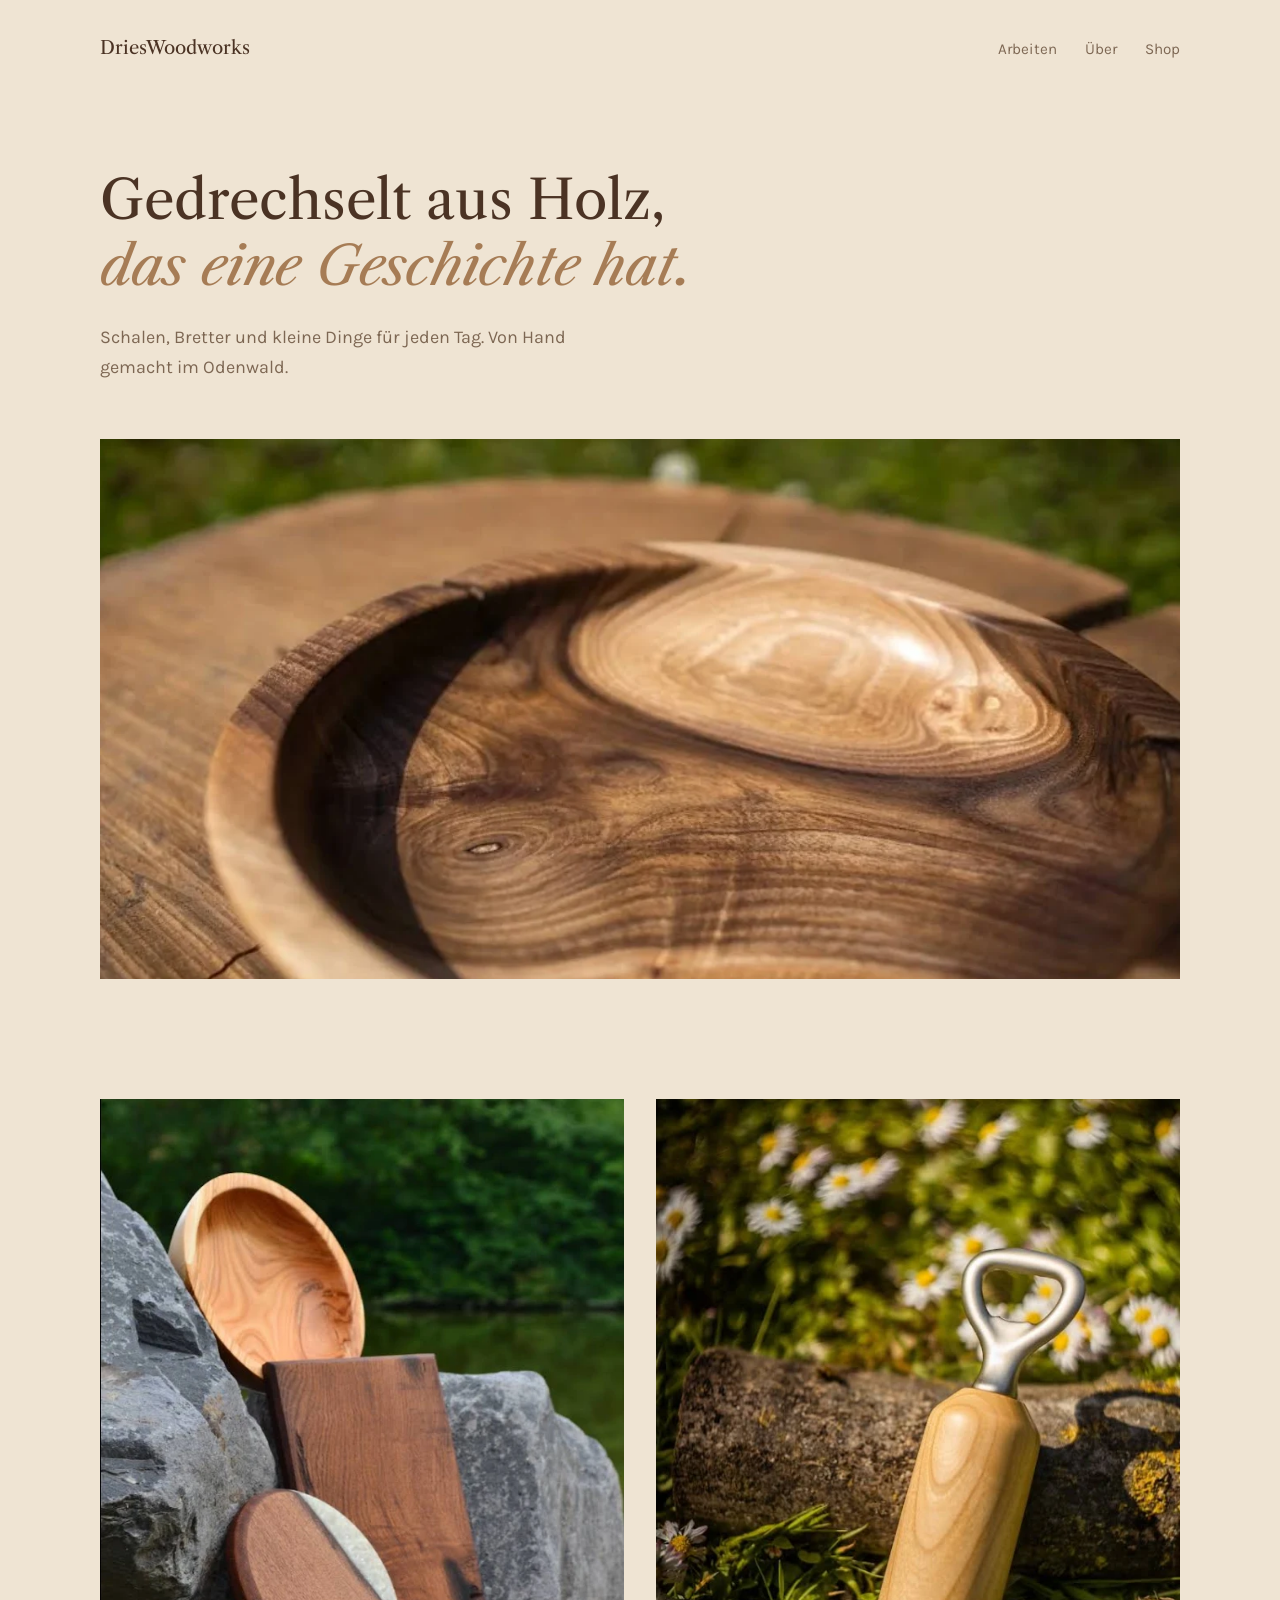
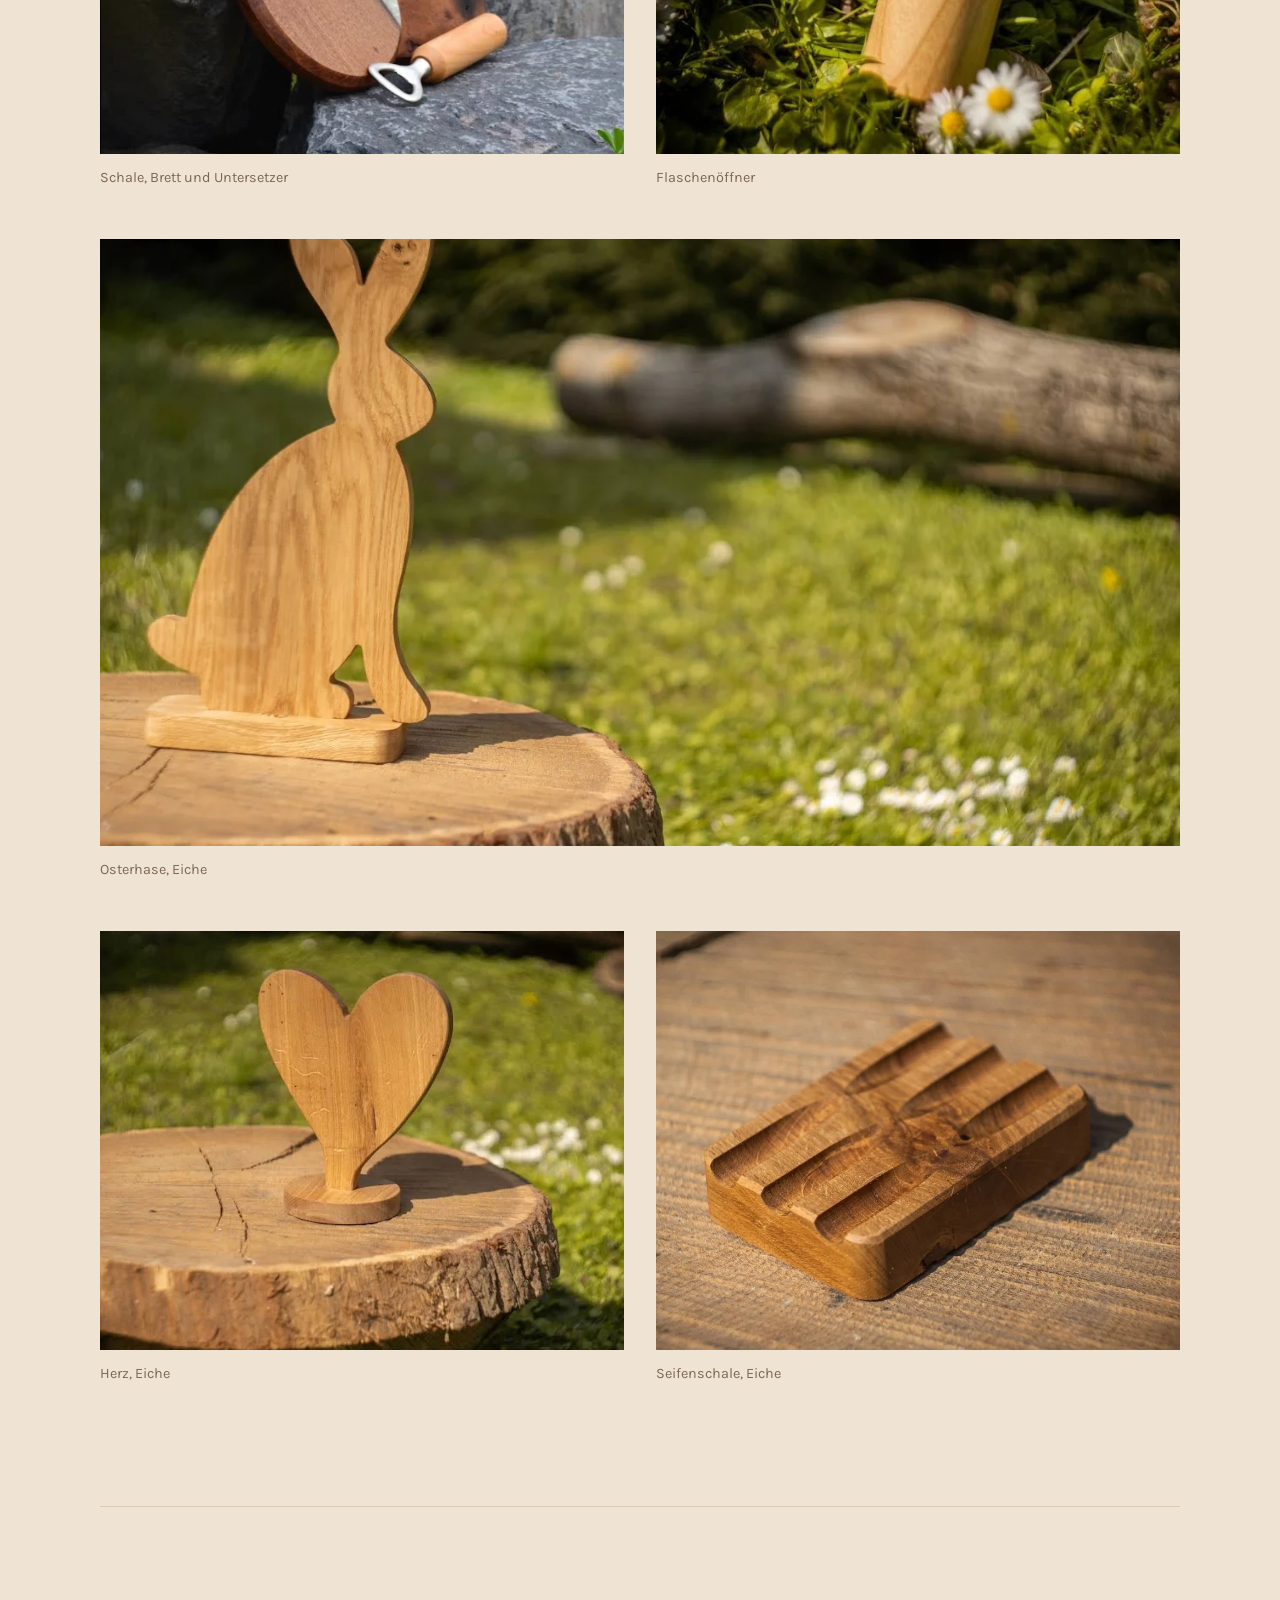
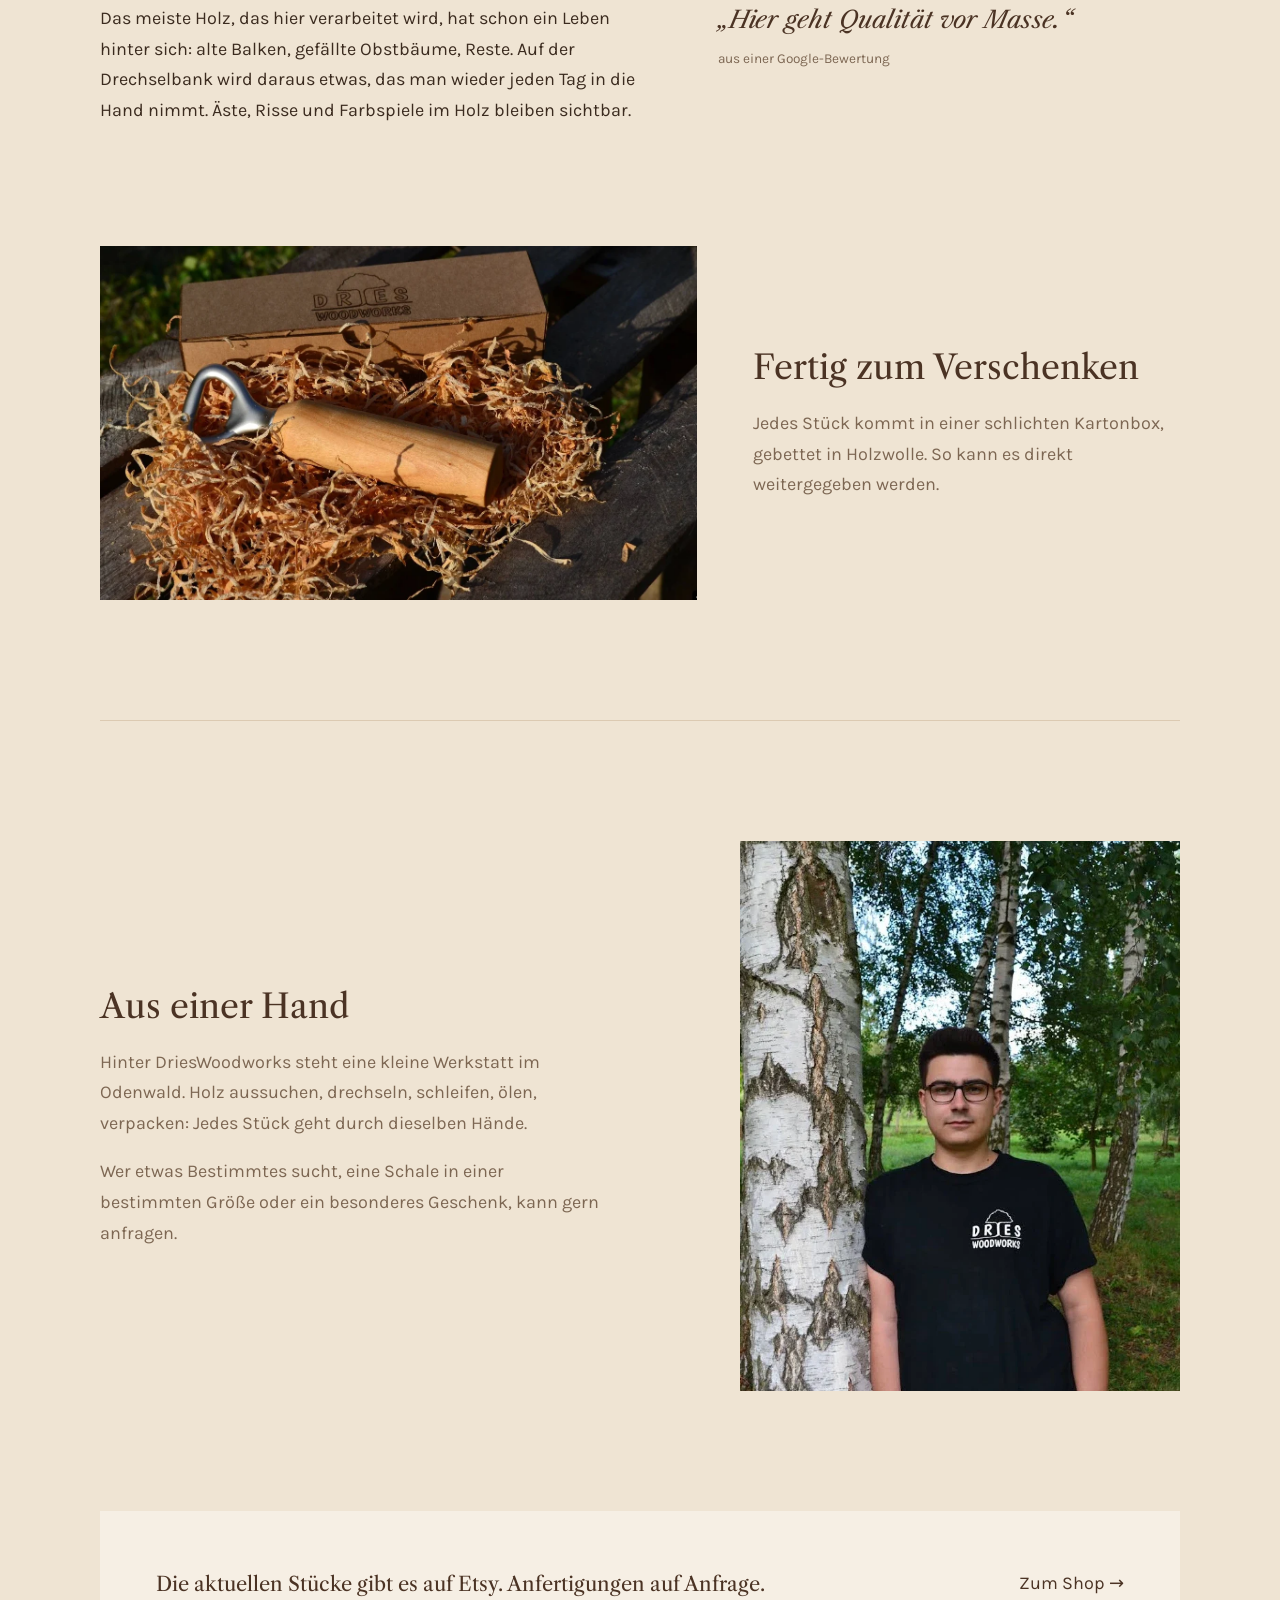
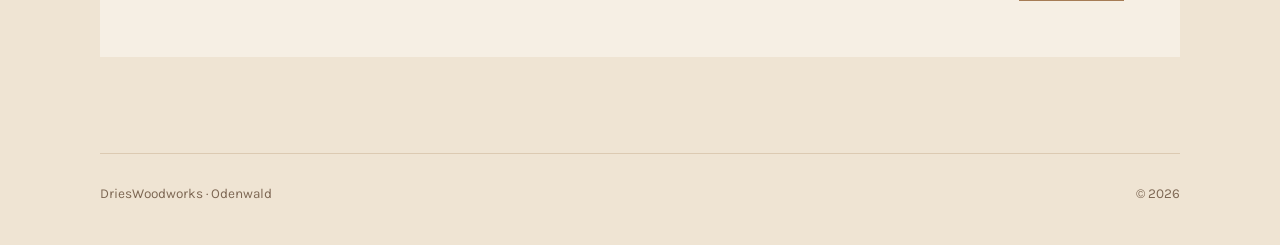
<file: index.html>
<!DOCTYPE html>
<html lang="de">
<head>
  <meta charset="utf-8">
  <meta name="viewport" content="width=device-width, initial-scale=1">
  <title>DriesWoodworks</title>
  <meta name="description" content="Handgedrechselte Schalen, Bretter und Alltagsgegenstände aus Holz. Odenwald.">
  <link rel="preconnect" href="https://fonts.googleapis.com">
  <link rel="preconnect" href="https://fonts.gstatic.com" crossorigin>
  <link href="https://fonts.googleapis.com/css2?family=Libre+Caslon+Text:ital@0;1&family=Karla:wght@400;500&display=swap" rel="stylesheet">
  <link rel="stylesheet" href="styles.css?v=3">
</head>
<body>

  <header class="top wrap">
    <a href="#" class="name">DriesWoodworks</a>
    <nav>
      <a href="#arbeiten">Arbeiten</a>
      <a href="#ueber">Über</a>
      <a href="https://www.etsy.com/shop/DriesWoodworks" target="_blank" rel="noopener">Shop</a>
    </nav>
  </header>

  <main>
    <section class="intro wrap">
      <h1>Gedrechselt aus Holz,<br><em>das eine Geschichte hat.</em></h1>
      <p>Schalen, Bretter und kleine Dinge für jeden Tag. Von Hand gemacht im Odenwald.</p>
    </section>

    <figure class="hero wrap">
      <img src="images/schale.webp" alt="Gedrechselte Nussbaumschale auf einer Baumscheibe" width="1228" height="735">
    </figure>

    <section id="arbeiten" class="work wrap">
      <figure>
        <img src="images/kollektion.webp" alt="Holzschale, Schneidebrett, Untersetzer und Flaschenöffner an einem Felsen" loading="lazy" width="642" height="862">
        <figcaption>Schale, Brett und Untersetzer</figcaption>
      </figure>
      <figure>
        <img src="images/flaschenoeffner.webp" alt="Flaschenöffner mit Holzgriff zwischen Gänseblümchen" loading="lazy" width="622" height="841">
        <figcaption>Flaschenöffner</figcaption>
      </figure>
      <figure class="wide">
        <img src="images/osterhase.webp" alt="Osterhase aus Eiche auf einer Baumscheibe" loading="lazy" width="1267" height="779">
        <figcaption>Osterhase, Eiche</figcaption>
      </figure>
      <figure class="land">
        <img src="images/herz.webp" alt="Herz aus Eiche auf einem runden Sockel" loading="lazy" width="1035" height="756">
        <figcaption>Herz, Eiche</figcaption>
      </figure>
      <figure class="land">
        <img src="images/seifenschale.webp" alt="Seifenschale aus Eiche mit Rillen" loading="lazy" width="954" height="780">
        <figcaption>Seifenschale, Eiche</figcaption>
      </figure>
    </section>

    <section class="about wrap">
      <p>Das meiste Holz, das hier verarbeitet wird, hat schon ein Leben hinter sich: alte Balken, gefällte Obstbäume, Reste. Auf der Drechselbank wird daraus etwas, das man wieder jeden Tag in die Hand nimmt. Äste, Risse und Farbspiele im Holz bleiben sichtbar.</p>
      <blockquote>
        „Hier geht Qualität vor Masse.“
        <cite>aus einer Google-Bewertung</cite>
      </blockquote>
    </section>

    <section class="gift wrap">
      <figure>
        <img src="images/verpackung.webp" alt="Flaschenöffner auf Holzwolle vor einer Kartonbox mit DriesWoodworks-Logo" loading="lazy" width="1271" height="755">
      </figure>
      <div>
        <h2>Fertig zum Verschenken</h2>
        <p>Jedes Stück kommt in einer schlichten Kartonbox, gebettet in Holzwolle. So kann es direkt weitergegeben werden.</p>
      </div>
    </section>

    <section id="ueber" class="maker wrap">
      <div>
        <h2>Aus einer Hand</h2>
        <p>Hinter DriesWoodworks steht eine kleine Werkstatt im Odenwald. Holz aussuchen, drechseln, schleifen, ölen, verpacken: Jedes Stück geht durch dieselben Hände.</p>
        <p>Wer etwas Bestimmtes sucht, eine Schale in einer bestimmten Größe oder ein besonderes Geschenk, kann gern anfragen.</p>
      </div>
      <figure>
        <img src="images/werkstatt-portrait.webp" alt="Der Drechsler von DriesWoodworks zwischen Birken" loading="lazy" width="639" height="873">
      </figure>
    </section>

    <section class="shop wrap">
      <p>Die aktuellen Stücke gibt es auf Etsy. Anfertigungen auf Anfrage.</p>
      <a href="https://www.etsy.com/shop/DriesWoodworks" class="link" target="_blank" rel="noopener">Zum Shop →</a>
    </section>
  </main>

  <footer class="foot wrap">
    <span>DriesWoodworks · Odenwald</span>
    <span>© <span id="year">2026</span></span>
  </footer>

  <script>document.getElementById('year').textContent = new Date().getFullYear();</script>
</body>
</html>
</file>
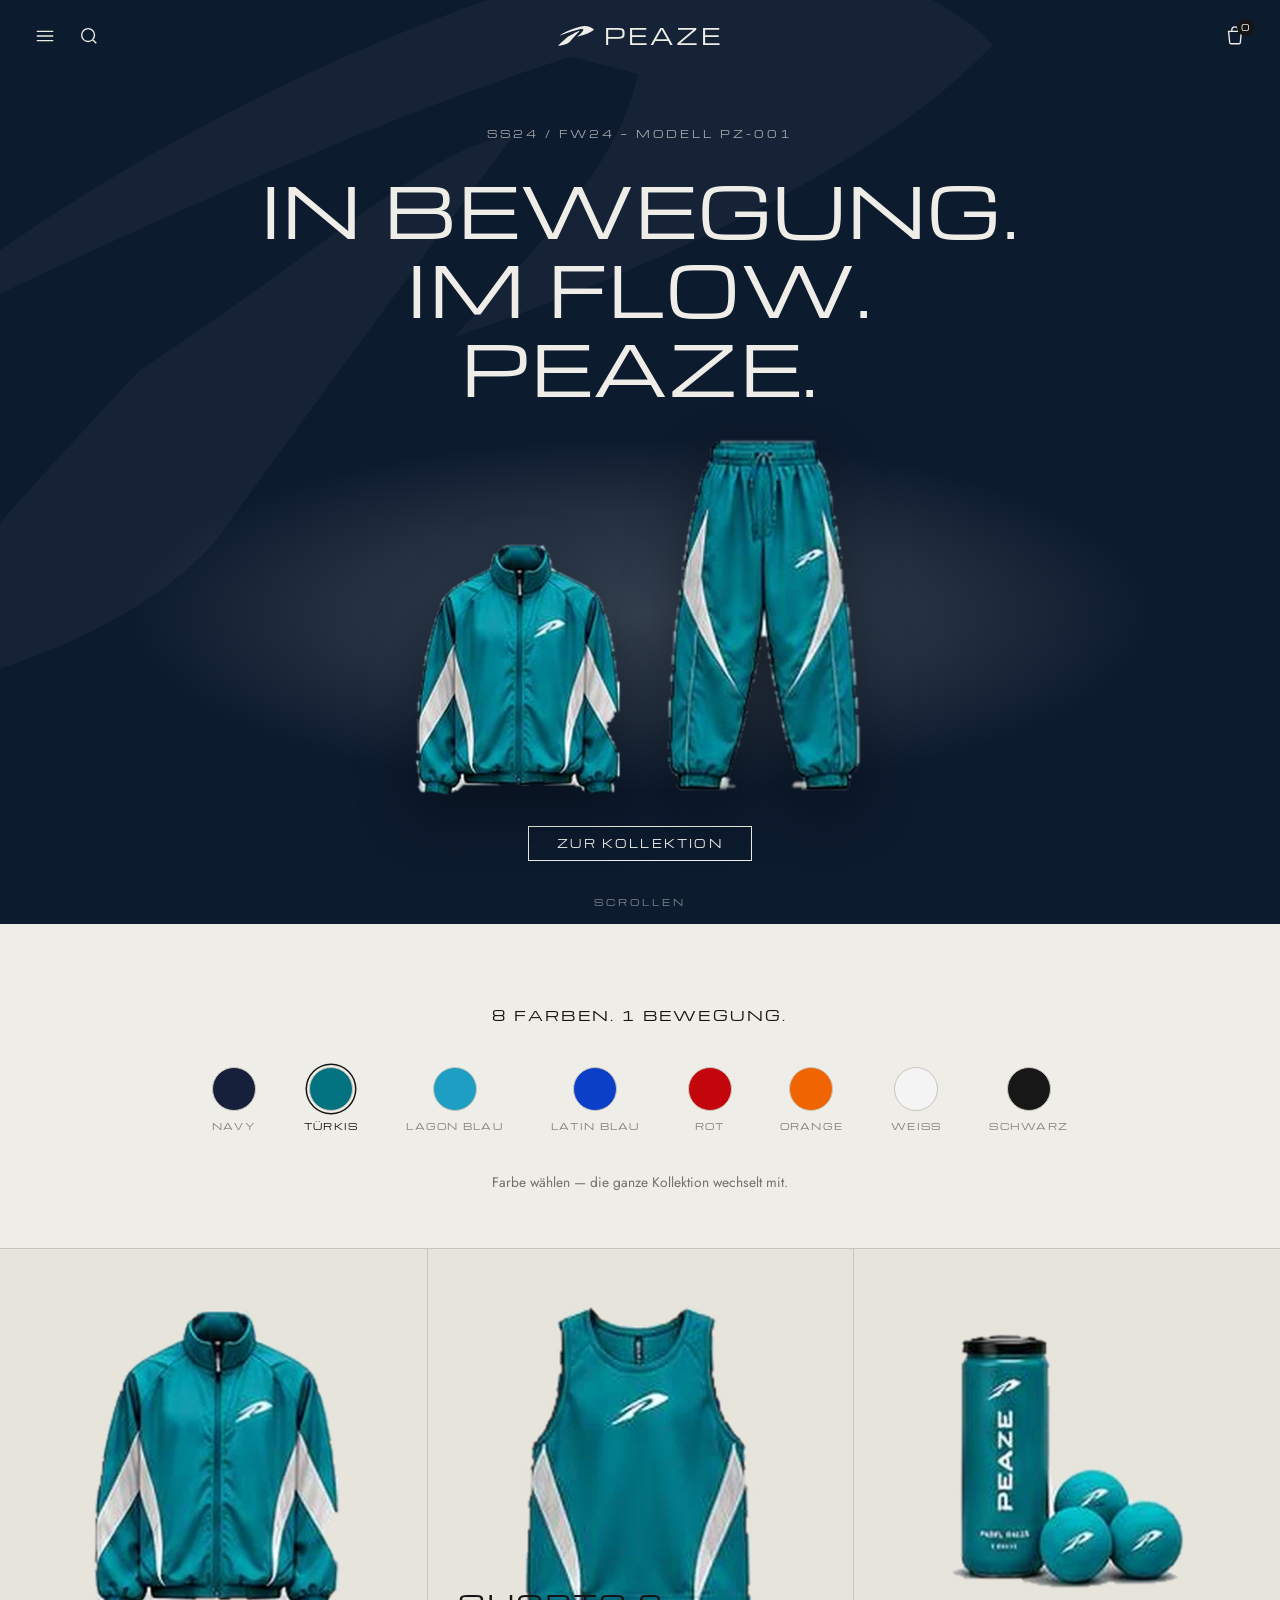
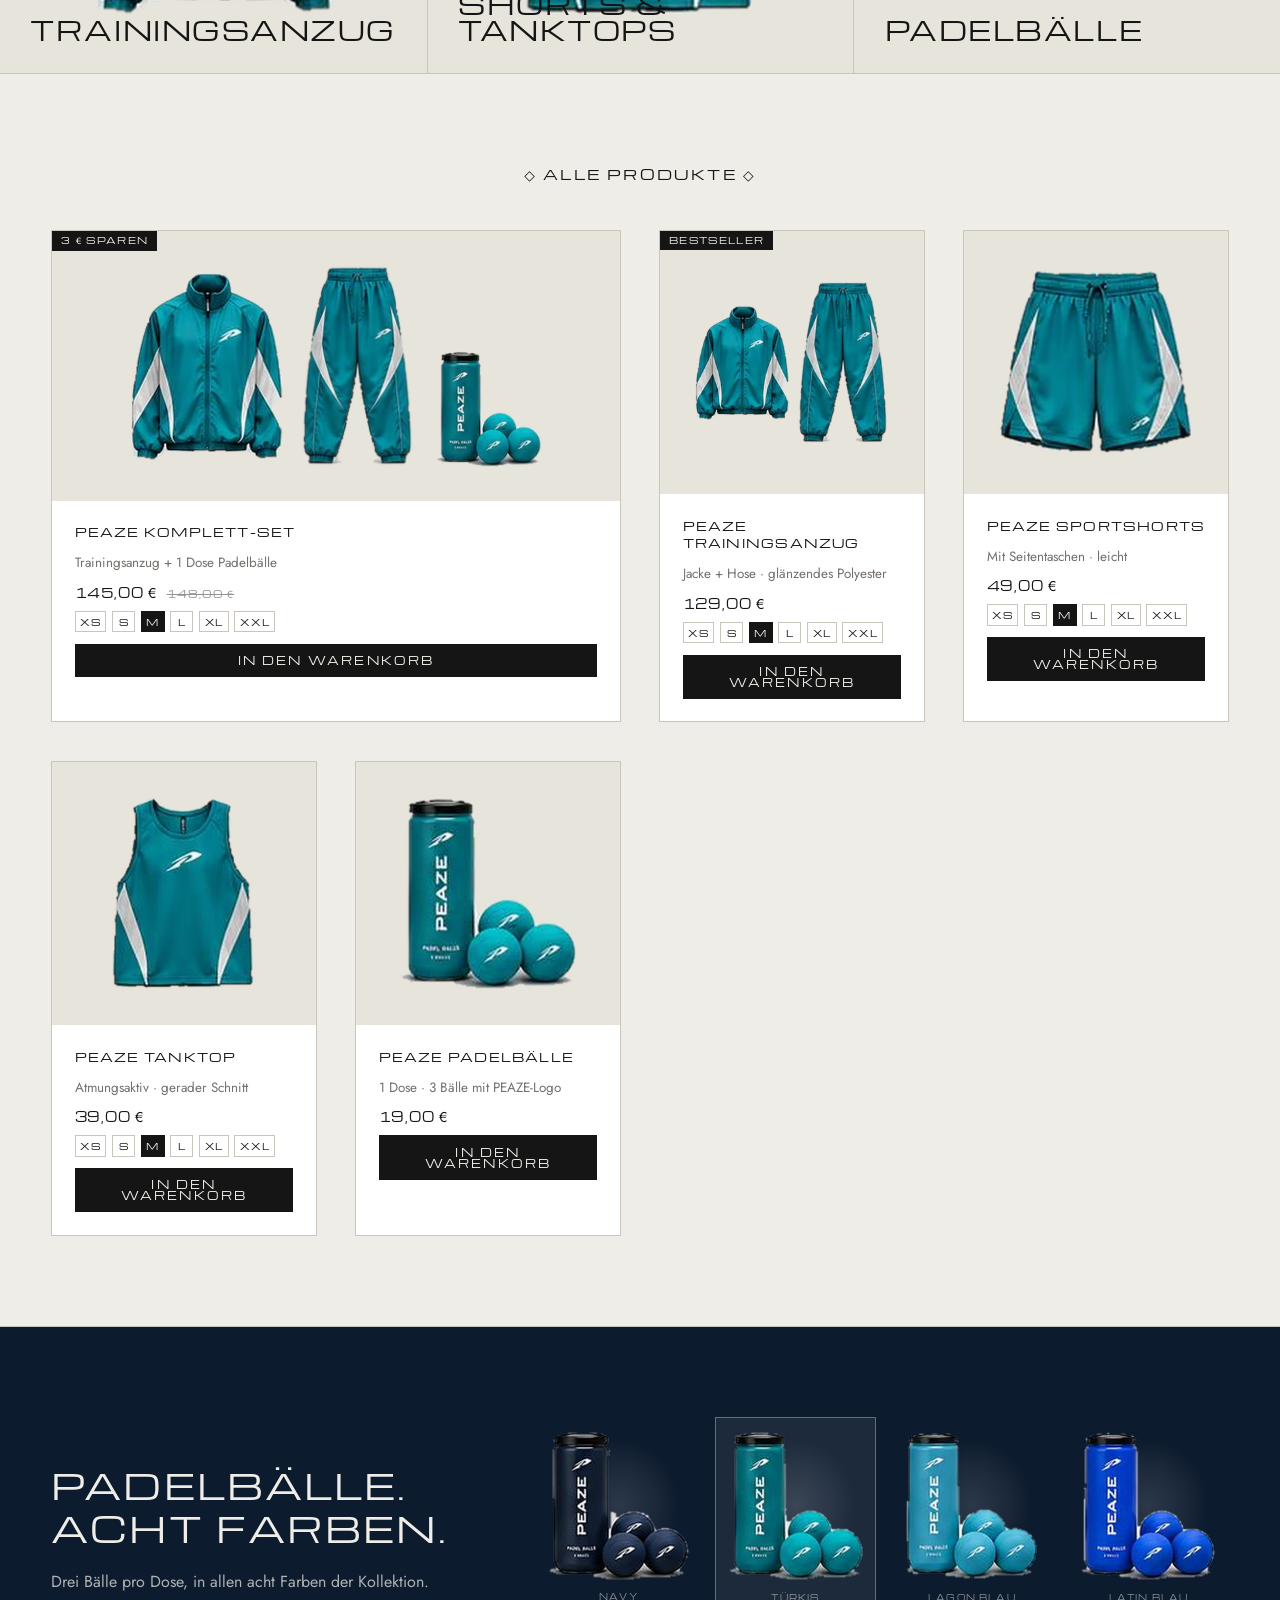
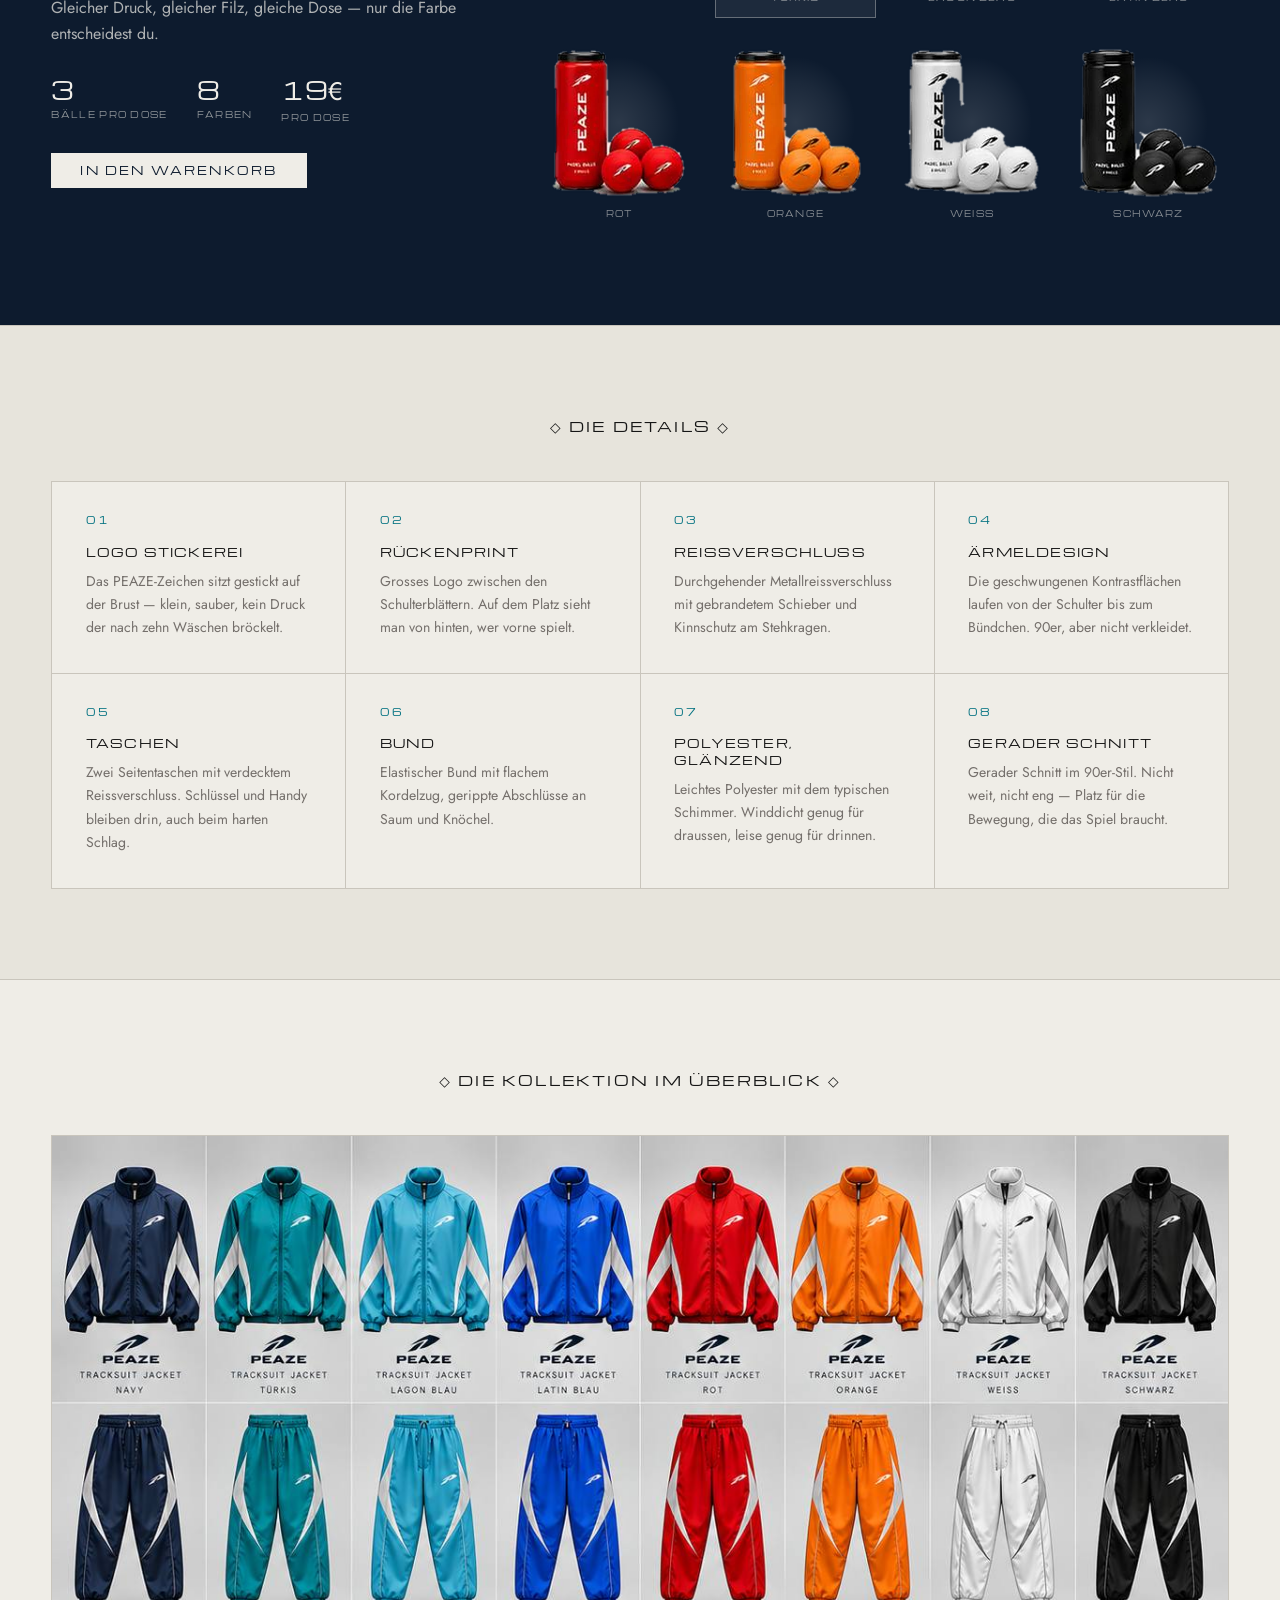
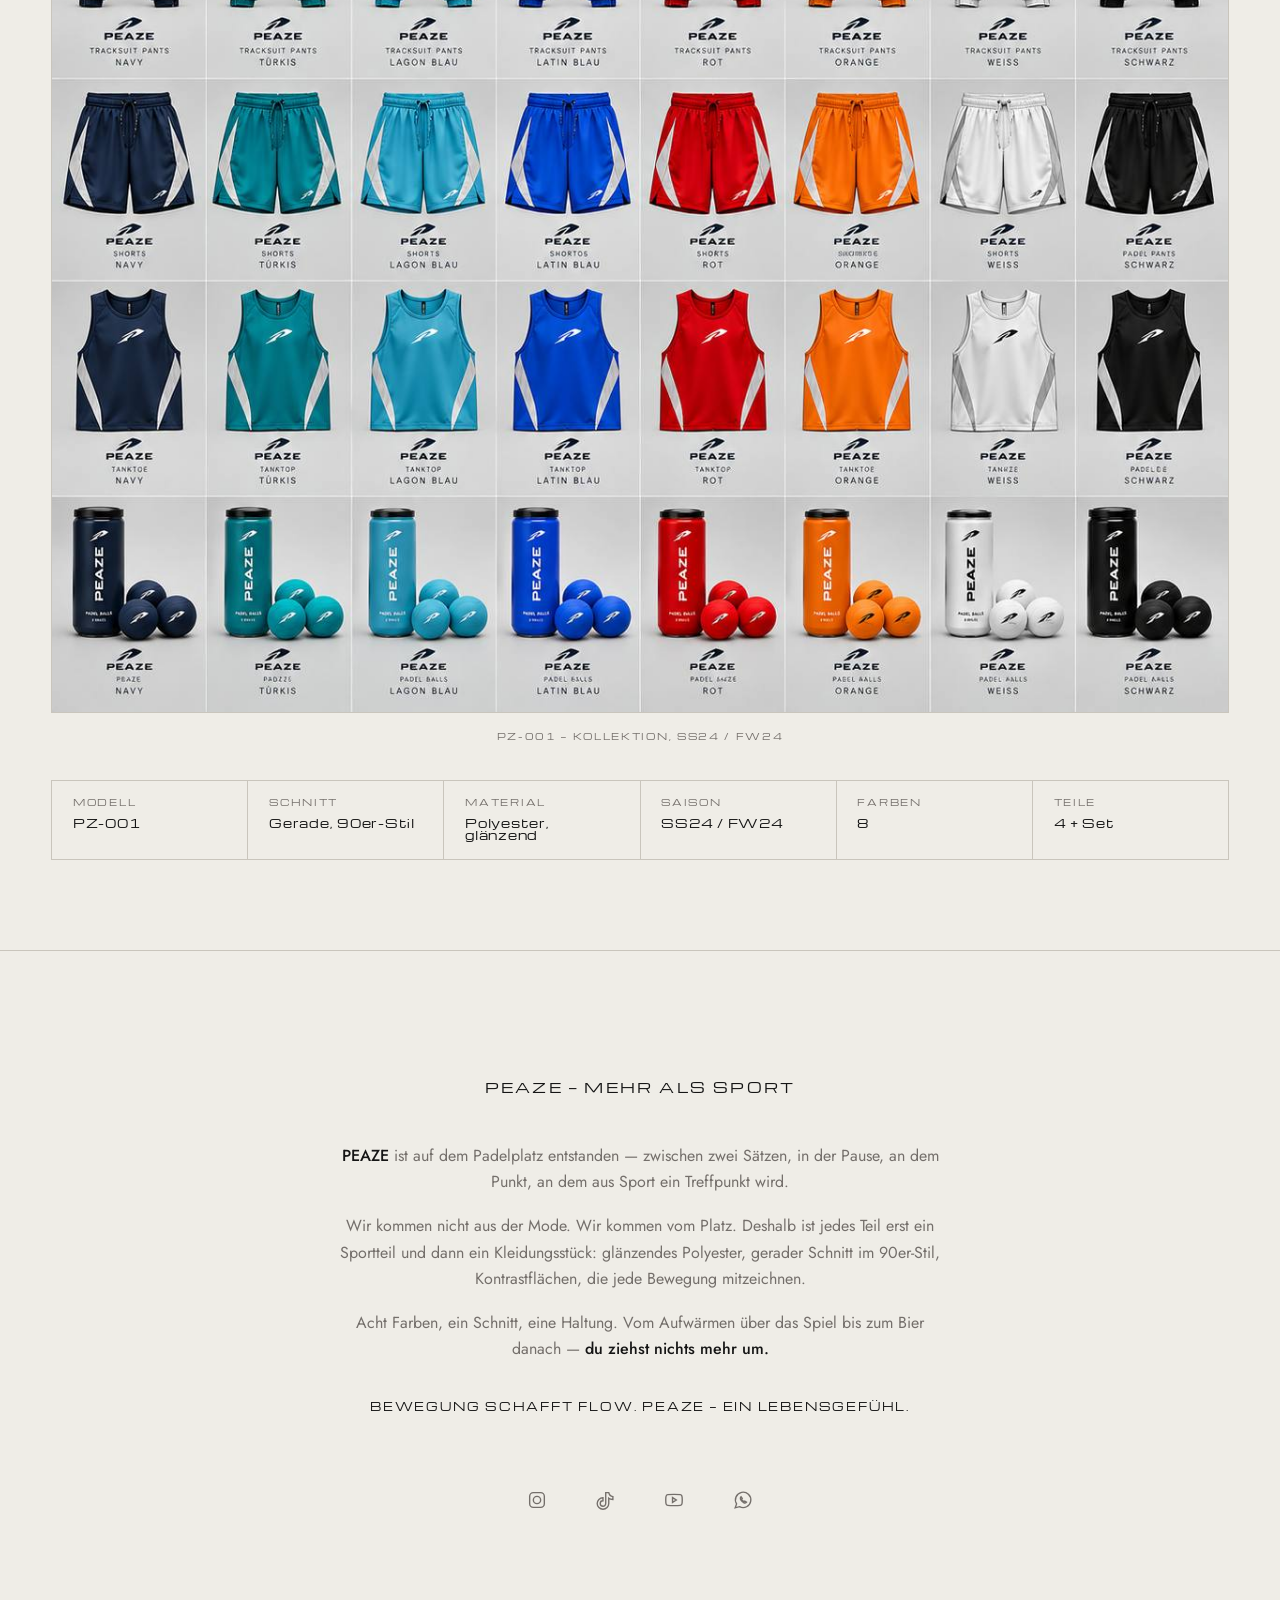
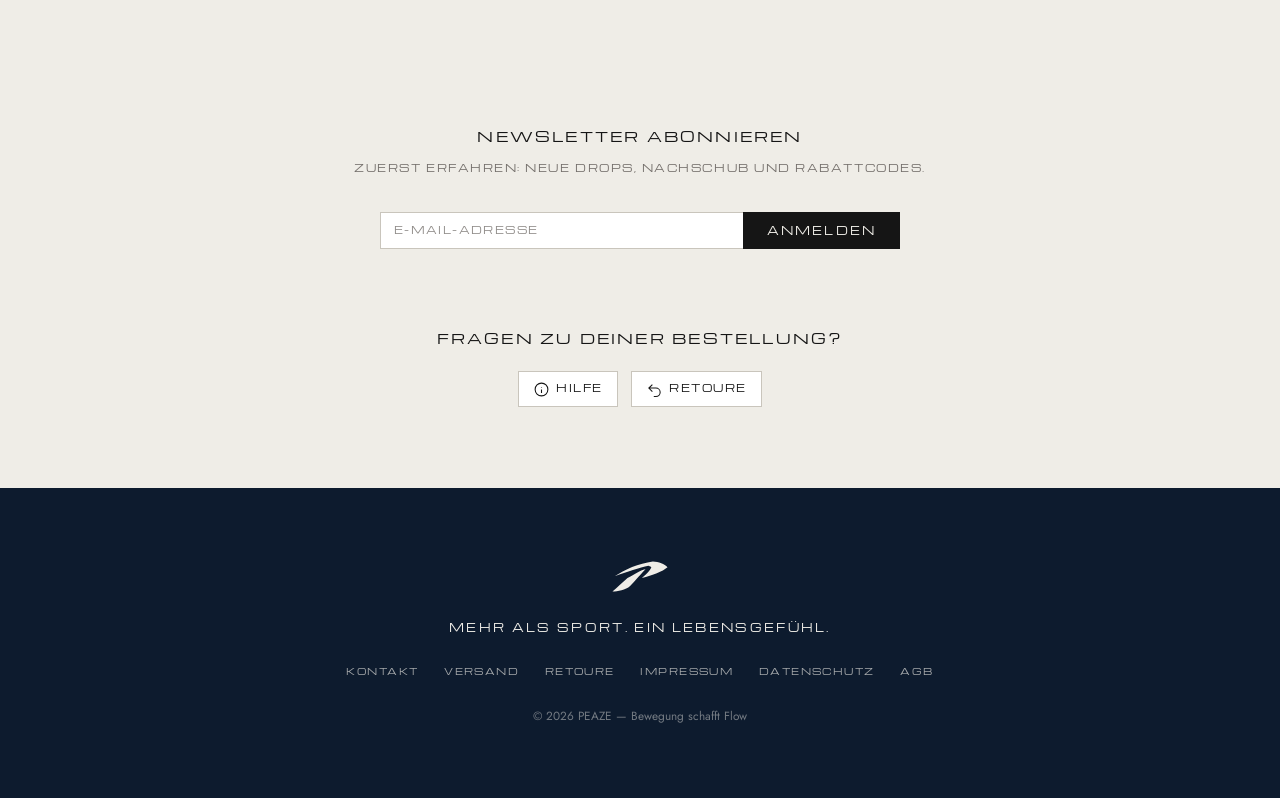
<file: peaze/index.html>
<!DOCTYPE html>
<html lang="de" data-colorway="tuerkis">
<head>
<meta charset="utf-8">
<meta name="viewport" content="width=device-width, initial-scale=1">
<title>PEAZE — Padel Trainingsanzüge &amp; Sportbekleidung</title>
<meta name="description" content="PEAZE — Padel Trainingsanzüge, Shorts, Tanktops und Padelbälle im 90er-Stil. Acht Farben, ein Schnitt. Bewegung schafft Flow.">
<meta name="theme-color" content="#0d1b2e">
<meta property="og:title" content="PEAZE — Bewegung schafft Flow">
<meta property="og:description" content="Die Padel Kollektion im 90er-Stil. Trainingsanzug, Shorts, Tanktop und Padelbälle in acht Farben.">
<meta property="og:type" content="website">
<link rel="preconnect" href="https://fonts.googleapis.com">
<link rel="preconnect" href="https://fonts.gstatic.com" crossorigin>
<link href="https://fonts.googleapis.com/css2?family=Michroma&family=Jost:wght@300;400;500;600&display=swap" rel="stylesheet">
<link rel="icon" href="data:image/svg+xml,%3Csvg xmlns='http://www.w3.org/2000/svg' viewBox='0 0 79 45'%3E%3Crect width='79' height='45' fill='%230d1b2e'/%3E%3Cpath fill='%23fff' d='M5 22.3C18 13 38 4.5 57 2C65 2.5 73 5 77 10C70 16 57 21 42 24.5C46 21 53.5 15 55 9.5L51 8C39 10.5 22 16 5 22.3Z'/%3E%3Cpath fill='%23fff' d='M47 12.5C39 21 31 30 26 35.5C20 41 9 43 2 43C8 37.5 15.5 30.5 22.5 24.5C36 17.5 42 12.5 47 12.5Z'/%3E%3C/svg%3E">
<link rel="stylesheet" href="styles.css">
</head>
<body>

<a class="skip" href="#main">Zum Inhalt springen</a>

<!-- ============================= SVG SPRITE ============================= -->
<svg width="0" height="0" class="sprite" aria-hidden="true" focusable="false"><defs>

  <symbol id="mark" viewBox="0 0 79 45">
    <path d="M5 22.3C18 13 38 4.5 57 2C65 2.5 73 5 77 10C70 16 57 21 42 24.5C46 21 53.5 15 55 9.5L51 8C39 10.5 22 16 5 22.3Z"/>
    <path d="M47 12.5C39 21 31 30 26 35.5C20 41 9 43 2 43C8 37.5 15.5 30.5 22.5 24.5C36 17.5 42 12.5 47 12.5Z"/>
  </symbol>

  <symbol id="i-cart" viewBox="0 0 24 24"><path fill="none" stroke="currentColor" stroke-width="1.5" d="M5 7h14l-1.2 12.1a1.5 1.5 0 0 1-1.5 1.4H7.7a1.5 1.5 0 0 1-1.5-1.4L5 7Zm3.5 0V5.6a3.5 3.5 0 1 1 7 0V7"/></symbol>
  <symbol id="i-search" viewBox="0 0 24 24"><path fill="none" stroke="currentColor" stroke-width="1.5" d="M11 18a7 7 0 1 0 0-14 7 7 0 0 0 0 14Zm5-2 4 4"/></symbol>
  <symbol id="i-menu" viewBox="0 0 24 24"><path fill="none" stroke="currentColor" stroke-width="1.5" d="M3 7h18M3 12h18M3 17h18"/></symbol>
  <symbol id="i-close" viewBox="0 0 24 24"><path fill="none" stroke="currentColor" stroke-width="1.5" d="m6 6 12 12M18 6 6 18"/></symbol>
  <symbol id="i-mail" viewBox="0 0 24 24"><path fill="none" stroke="currentColor" stroke-width="1.5" d="M3 6h18v12H3zM3 7l9 6 9-6"/></symbol>
  <symbol id="i-info" viewBox="0 0 24 24"><path fill="none" stroke="currentColor" stroke-width="1.5" d="M12 21a9 9 0 1 0 0-18 9 9 0 0 0 0 18Zm0-9v5m0-8.5v.5"/></symbol>
  <symbol id="i-return" viewBox="0 0 24 24"><path fill="none" stroke="currentColor" stroke-width="1.5" d="M9 5 4 10l5 5M4 10h10a6 6 0 0 1 0 12h-3"/></symbol>
  <symbol id="i-ig" viewBox="0 0 24 24"><path fill="none" stroke="currentColor" stroke-width="1.5" d="M4 8a4 4 0 0 1 4-4h8a4 4 0 0 1 4 4v8a4 4 0 0 1-4 4H8a4 4 0 0 1-4-4V8Zm8 8a4 4 0 1 0 0-8 4 4 0 0 0 0 8Zm5.2-8.7h.01"/></symbol>
  <symbol id="i-tt" viewBox="0 0 24 24"><path fill="none" stroke="currentColor" stroke-width="1.5" d="M15 4c.5 2.5 2 4 4.5 4.3v3.2c-1.8 0-3.4-.5-4.5-1.4v5.7A6.3 6.3 0 1 1 8.7 9.5v3.3a3 3 0 1 0 3 3V4H15Z"/></symbol>
  <symbol id="i-yt" viewBox="0 0 24 24"><path fill="none" stroke="currentColor" stroke-width="1.5" d="M3 12c0-2.6.2-4 .5-4.6.3-.7 1-1.1 1.7-1.2C6.6 6 9 5.9 12 5.9s5.4.1 6.8.3c.8.1 1.4.5 1.7 1.2.3.7.5 2 .5 4.6s-.2 4-.5 4.6c-.3.7-1 1.1-1.7 1.2-1.4.2-3.8.3-6.8.3s-5.4-.1-6.8-.3c-.8-.1-1.4-.5-1.7-1.2C3.2 16 3 14.6 3 12Zm7.4 2.6 4.1-2.6-4.1-2.6v5.2Z"/></symbol>
  <symbol id="i-wa" viewBox="0 0 24 24"><path fill="none" stroke="currentColor" stroke-width="1.5" d="M3.5 20.5 5 16.3A8.4 8.4 0 1 1 8.2 19.3l-4.7 1.2Zm5.8-11c-.3.7-.2 1.7.5 2.7a8 8 0 0 0 3 2.8c1 .4 1.8.5 2.4 0l.6-.6-1.9-1.3-.8.7c-.6-.2-1.2-.6-1.7-1.2-.5-.5-.8-1-1-1.6l.8-.7-1.3-1.9-.6.6Z"/></symbol>
</defs></svg>

<!-- ============================= HEADER ============================= -->
<header class="head" id="head">
  <div class="head__side">
    <button class="iconbtn" id="navOpen" aria-label="Menü öffnen" aria-expanded="false" aria-controls="navDrawer">
      <svg class="ico" aria-hidden="true"><use href="#i-menu"/></svg>
    </button>
    <a class="iconbtn head__search" href="#shop" aria-label="Produkte ansehen">
      <svg class="ico" aria-hidden="true"><use href="#i-search"/></svg>
    </a>
  </div>

  <a class="brand" href="#top" aria-label="PEAZE — Startseite">
    <svg class="brand__mark" viewBox="0 0 79 45" aria-hidden="true"><use href="#mark"/></svg>
    <span class="brand__word">PEAZE</span>
  </a>

  <div class="head__side head__side--end">
    <button class="iconbtn" id="cartOpen" aria-label="Warenkorb öffnen" aria-expanded="false" aria-controls="cartDrawer">
      <svg class="ico" aria-hidden="true"><use href="#i-cart"/></svg>
      <span class="iconbtn__count" id="cartCount" aria-hidden="true">0</span>
    </button>
  </div>
</header>

<main id="main">

  <!-- ============================= HERO ============================= -->
  <section class="hero" id="top">
    <svg class="hero__wm" viewBox="0 0 79 45" aria-hidden="true"><use href="#mark"/></svg>
    <div class="hero__inner">
      <p class="eyebrow">SS24 / FW24 — Modell PZ-001</p>
      <h1 class="hero__title">In Bewegung.<br>Im Flow.<br>PEAZE.</h1>
      <div class="hero__look">
        <img class="shot" data-art="jacket" src="assets/products/jacket-navy.webp" width="294" height="362"
             alt="PEAZE Trainingsjacke" fetchpriority="high" decoding="async">
        <img class="shot" data-art="pants" src="assets/products/pants-navy.webp" width="248" height="432"
             alt="PEAZE Trainingshose" fetchpriority="high" decoding="async">
      </div>
      <a class="btn btn--ghost" href="#shop">Zur Kollektion</a>
    </div>
    <p class="hero__scroll" aria-hidden="true">Scrollen</p>
  </section>

  <!-- ============================= COLORWAYS ============================= -->
  <section class="ways" id="farben" aria-labelledby="waysTitle">
    <h2 class="label label--center" id="waysTitle">8 Farben. 1 Bewegung.</h2>
    <div class="ways__row" role="radiogroup" aria-label="Farbe wählen">
      <button class="sw" data-way="navy" role="radio" aria-checked="true"><i style="--c:#16203a"></i><span>Navy</span></button>
      <button class="sw" data-way="tuerkis" role="radio" aria-checked="false"><i style="--c:#027180"></i><span>Türkis</span></button>
      <button class="sw" data-way="lagon" role="radio" aria-checked="false"><i style="--c:#1f9ec4"></i><span>Lagon Blau</span></button>
      <button class="sw" data-way="latin" role="radio" aria-checked="false"><i style="--c:#0b3fc8"></i><span>Latin Blau</span></button>
      <button class="sw" data-way="rot" role="radio" aria-checked="false"><i style="--c:#c2060c"></i><span>Rot</span></button>
      <button class="sw" data-way="orange" role="radio" aria-checked="false"><i style="--c:#f06502"></i><span>Orange</span></button>
      <button class="sw" data-way="weiss" role="radio" aria-checked="false"><i style="--c:#f4f4f5"></i><span>Weiss</span></button>
      <button class="sw" data-way="schwarz" role="radio" aria-checked="false"><i style="--c:#171717"></i><span>Schwarz</span></button>
    </div>
    <p class="ways__hint">Farbe wählen — die ganze Kollektion wechselt mit.</p>
  </section>

  <!-- ============================= TILES ============================= -->
  <section class="tiles" aria-label="Kategorien">
    <a class="tile" href="#shop">
      <img class="shot" data-art="jacket" src="assets/products/jacket-navy.webp" width="294" height="362" alt="" loading="lazy" decoding="async">
      <span class="tile__label">Trainingsanzug</span>
    </a>
    <a class="tile" href="#shop">
      <img class="shot" data-art="tank" src="assets/products/tank-navy.webp" width="248" height="322" alt="" loading="lazy" decoding="async">
      <span class="tile__label">Shorts &amp; Tanktops</span>
    </a>
    <a class="tile" href="#balls">
      <img class="shot" data-art="balls" src="assets/products/balls-navy.webp" width="288" height="304" alt="" loading="lazy" decoding="async">
      <span class="tile__label">Padelbälle</span>
    </a>
  </section>

  <!-- ============================= SHOP ============================= -->
  <section class="shop" id="shop" aria-labelledby="shopTitle">
    <h2 class="label label--center" id="shopTitle">◇ Alle Produkte ◇</h2>
    <div class="grid" id="grid"></div>
  </section>

  <!-- ============================= PADEL BALLS ============================= -->
  <section class="balls" id="balls" aria-labelledby="ballsTitle">
    <div class="balls__intro">
      <h2 class="label" id="ballsTitle">Padelbälle.<br>Acht Farben.</h2>
      <p class="balls__lead">Drei Bälle pro Dose, in allen acht Farben der Kollektion. Gleicher Druck,
        gleicher Filz, gleiche Dose — nur die Farbe entscheidest du.</p>
      <ul class="balls__facts">
        <li><b>3</b><span>Bälle pro Dose</span></li>
        <li><b>8</b><span>Farben</span></li>
        <li><b>19<i class="eur">€</i></b><span>pro Dose</span></li>
      </ul>
      <button class="btn btn--solid" type="button" data-add="balls">In den Warenkorb</button>
    </div>
    <ul class="balls__wall">
      <li><button class="ballpick" type="button" data-way="navy" aria-label="Farbe Navy wählen"><img src="assets/products/balls-navy.webp" width="288" height="304" alt="PEAZE Padelbälle Navy" loading="lazy" decoding="async"><span>Navy</span></button></li>
      <li><button class="ballpick" type="button" data-way="tuerkis" aria-label="Farbe Türkis wählen"><img src="assets/products/balls-tuerkis.webp" width="288" height="304" alt="PEAZE Padelbälle Türkis" loading="lazy" decoding="async"><span>Türkis</span></button></li>
      <li><button class="ballpick" type="button" data-way="lagon" aria-label="Farbe Lagon Blau wählen"><img src="assets/products/balls-lagon.webp" width="288" height="304" alt="PEAZE Padelbälle Lagon Blau" loading="lazy" decoding="async"><span>Lagon Blau</span></button></li>
      <li><button class="ballpick" type="button" data-way="latin" aria-label="Farbe Latin Blau wählen"><img src="assets/products/balls-latin.webp" width="288" height="304" alt="PEAZE Padelbälle Latin Blau" loading="lazy" decoding="async"><span>Latin Blau</span></button></li>
      <li><button class="ballpick" type="button" data-way="rot" aria-label="Farbe Rot wählen"><img src="assets/products/balls-rot.webp" width="288" height="304" alt="PEAZE Padelbälle Rot" loading="lazy" decoding="async"><span>Rot</span></button></li>
      <li><button class="ballpick" type="button" data-way="orange" aria-label="Farbe Orange wählen"><img src="assets/products/balls-orange.webp" width="288" height="304" alt="PEAZE Padelbälle Orange" loading="lazy" decoding="async"><span>Orange</span></button></li>
      <li><button class="ballpick" type="button" data-way="weiss" aria-label="Farbe Weiss wählen"><img src="assets/products/balls-weiss.webp" width="288" height="304" alt="PEAZE Padelbälle Weiss" loading="lazy" decoding="async"><span>Weiss</span></button></li>
      <li><button class="ballpick" type="button" data-way="schwarz" aria-label="Farbe Schwarz wählen"><img src="assets/products/balls-schwarz.webp" width="288" height="304" alt="PEAZE Padelbälle Schwarz" loading="lazy" decoding="async"><span>Schwarz</span></button></li>
    </ul>
  </section>

  <!-- ============================= DETAILS ============================= -->
  <section class="details" id="details" aria-labelledby="detTitle">
    <h2 class="label label--center" id="detTitle">◇ Die Details ◇</h2>
    <ul class="details__grid">
      <li><b>01</b><h3>Logo Stickerei</h3><p>Das PEAZE-Zeichen sitzt gestickt auf der Brust — klein, sauber, kein Druck der nach zehn Wäschen bröckelt.</p></li>
      <li><b>02</b><h3>Rückenprint</h3><p>Grosses Logo zwischen den Schulterblättern. Auf dem Platz sieht man von hinten, wer vorne spielt.</p></li>
      <li><b>03</b><h3>Reissverschluss</h3><p>Durchgehender Metallreissverschluss mit gebrandetem Schieber und Kinnschutz am Stehkragen.</p></li>
      <li><b>04</b><h3>Ärmeldesign</h3><p>Die geschwungenen Kontrastflächen laufen von der Schulter bis zum Bündchen. 90er, aber nicht verkleidet.</p></li>
      <li><b>05</b><h3>Taschen</h3><p>Zwei Seitentaschen mit verdecktem Reissverschluss. Schlüssel und Handy bleiben drin, auch beim harten Schlag.</p></li>
      <li><b>06</b><h3>Bund</h3><p>Elastischer Bund mit flachem Kordelzug, gerippte Abschlüsse an Saum und Knöchel.</p></li>
      <li><b>07</b><h3>Polyester, glänzend</h3><p>Leichtes Polyester mit dem typischen Schimmer. Winddicht genug für draussen, leise genug für drinnen.</p></li>
      <li><b>08</b><h3>Gerader Schnitt</h3><p>Gerader Schnitt im 90er-Stil. Nicht weit, nicht eng — Platz für die Bewegung, die das Spiel braucht.</p></li>
    </ul>
  </section>

  <!-- ============================= SPEC SHEET ============================= -->
  <section class="spec" aria-labelledby="specTitle">
    <h2 class="label label--center" id="specTitle">◇ Die Kollektion im Überblick ◇</h2>
    <figure class="spec__fig">
      <img src="assets/collection.jpg" alt="Die komplette PEAZE Kollektion: Tracksuit Jacke, Hose, Shorts, Tanktop und Padelbälle in acht Farben" width="1254" height="1254" loading="lazy" decoding="async">
      <figcaption>PZ-001 — Kollektion, SS24 / FW24</figcaption>
    </figure>
    <dl class="spec__meta">
      <div><dt>Modell</dt><dd>PZ-001</dd></div>
      <div><dt>Schnitt</dt><dd>Gerade, 90er-Stil</dd></div>
      <div><dt>Material</dt><dd>Polyester, glänzend</dd></div>
      <div><dt>Saison</dt><dd>SS24 / FW24</dd></div>
      <div><dt>Farben</dt><dd>8</dd></div>
      <div><dt>Teile</dt><dd>4 + Set</dd></div>
    </dl>
  </section>

  <!-- ============================= STORY ============================= -->
  <section class="story" id="ueber" aria-labelledby="storyTitle">
    <h2 class="label label--center" id="storyTitle">PEAZE — Mehr als Sport</h2>
    <div class="story__copy">
      <p><b>PEAZE</b> ist auf dem Padelplatz entstanden — zwischen zwei Sätzen, in der Pause, an dem Punkt, an dem aus Sport ein Treffpunkt wird.</p>
      <p>Wir kommen nicht aus der Mode. Wir kommen vom Platz. Deshalb ist jedes Teil erst ein Sportteil und dann ein Kleidungsstück: glänzendes Polyester, gerader Schnitt im 90er-Stil, Kontrastflächen, die jede Bewegung mitzeichnen.</p>
      <p>Acht Farben, ein Schnitt, eine Haltung. Vom Aufwärmen über das Spiel bis zum Bier danach — <b>du ziehst nichts mehr um.</b></p>
      <p class="story__claim">Bewegung schafft Flow. PEAZE — ein Lebensgefühl.</p>
    </div>
    <ul class="socials" aria-label="PEAZE auf Social Media">
      <li><a href="#" aria-label="PEAZE auf Instagram"><svg class="ico" aria-hidden="true"><use href="#i-ig"/></svg></a></li>
      <li><a href="#" aria-label="PEAZE auf TikTok"><svg class="ico" aria-hidden="true"><use href="#i-tt"/></svg></a></li>
      <li><a href="#" aria-label="PEAZE auf YouTube"><svg class="ico" aria-hidden="true"><use href="#i-yt"/></svg></a></li>
      <li><a href="#" aria-label="PEAZE auf WhatsApp"><svg class="ico" aria-hidden="true"><use href="#i-wa"/></svg></a></li>
    </ul>
  </section>

  <!-- ============================= NEWSLETTER ============================= -->
  <section class="news" aria-labelledby="newsTitle">
    <h2 class="label label--center" id="newsTitle">Newsletter abonnieren</h2>
    <p class="news__sub">Zuerst erfahren: neue Drops, Nachschub und Rabattcodes.</p>
    <form class="news__form" id="newsForm" novalidate>
      <label class="vh" for="newsMail">E-Mail-Adresse</label>
      <input id="newsMail" name="email" type="email" inputmode="email" autocomplete="email" required placeholder="E-MAIL-ADRESSE">
      <button class="btn btn--solid" type="submit">Anmelden</button>
      <p class="news__msg" id="newsMsg" role="status" aria-live="polite"></p>
    </form>
  </section>

  <!-- ============================= SUPPORT ============================= -->
  <section class="support" aria-labelledby="supTitle">
    <h2 class="label label--center" id="supTitle">Fragen zu deiner Bestellung?</h2>
    <div class="support__row">
      <a class="pill" href="#kontakt"><svg class="ico" aria-hidden="true"><use href="#i-info"/></svg>Hilfe</a>
      <a class="pill" href="#kontakt"><svg class="ico" aria-hidden="true"><use href="#i-return"/></svg>Retoure</a>
    </div>
  </section>
</main>

<!-- ============================= FOOTER ============================= -->
<footer class="foot" id="kontakt">
  <svg class="foot__mark" viewBox="0 0 79 45" aria-hidden="true"><use href="#mark"/></svg>
  <p class="foot__claim">Mehr als Sport. Ein Lebensgefühl.</p>
  <nav class="foot__nav" aria-label="Rechtliches und Service">
    <a href="#kontakt">Kontakt</a>
    <a href="#kontakt">Versand</a>
    <a href="#kontakt">Retoure</a>
    <a href="#kontakt">Impressum</a>
    <a href="#kontakt">Datenschutz</a>
    <a href="#kontakt">AGB</a>
  </nav>
  <p class="foot__fine">© <span id="year">2026</span> PEAZE — Bewegung schafft Flow</p>
</footer>

<!-- ============================= NAV DRAWER ============================= -->
<div class="drawer drawer--left" id="navDrawer" popover="manual">
  <div class="drawer__scroller">
    <nav class="drawer__sheet" tabindex="-1" aria-label="Hauptmenü">
      <div class="drawer__top">
        <span class="label">Menü</span>
        <button class="iconbtn" data-close="navDrawer" aria-label="Menü schliessen">
          <svg class="ico" aria-hidden="true"><use href="#i-close"/></svg>
        </button>
      </div>
      <ul class="drawer__nav">
        <li><a href="#top">Start</a></li>
        <li><a href="#shop">Neu</a></li>
        <li><a href="#shop">Trainingsanzug</a></li>
        <li><a href="#shop">Shorts &amp; Tanktops</a></li>
        <li><a href="#balls">Padelbälle</a></li>
        <li><a href="#shop">Komplett-Set</a></li>
        <li><a href="#farben">Farben</a></li>
        <li><a href="#ueber">Über PEAZE</a></li>
        <li><a href="#kontakt">Kontakt</a></li>
      </ul>
      <p class="drawer__foot">PEAZE — Bewegung schafft Flow</p>
    </nav>
  </div>
</div>

<!-- ============================= CART DRAWER ============================= -->
<div class="drawer drawer--right" id="cartDrawer" popover="manual">
  <div class="drawer__scroller">
    <aside class="drawer__sheet" tabindex="-1" aria-label="Warenkorb">
      <div class="drawer__top">
        <span class="label">Dein Warenkorb</span>
        <button class="iconbtn" data-close="cartDrawer" aria-label="Warenkorb schliessen">
          <svg class="ico" aria-hidden="true"><use href="#i-close"/></svg>
        </button>
      </div>
      <div class="cart" id="cartBody"></div>
      <div class="cart__foot" id="cartFoot" hidden>
        <div class="cart__sum"><span>Zwischensumme</span><b id="cartTotal">0,00 €</b></div>
        <p class="cart__note">Versandkosten werden im Bestellvorgang berechnet.</p>
        <button class="btn btn--solid btn--block" id="checkout">Zur Kasse</button>
      </div>
    </aside>
  </div>
</div>

<div class="toast" id="toast" role="status" aria-live="polite"></div>

<script src="app.js"></script>
</body>
</html>
</file>
<file: styles.css>
/* DriesWoodworks – ruhig, nussig, cremig */

:root {
  --almond: #efe4d3;      /* Hintergrund */
  --cream: #f6efe4;       /* helle Flächen */
  --hazel: #a67c55;       /* Haselnuss, Akzent */
  --walnut: #4b3324;      /* Walnuss, Überschriften */
  --ink: #3b2b1f;         /* Text */
  --muted: #7d6753;
  --line: #dccab2;
  --serif: "Libre Caslon Text", Georgia, serif;
  --sans: "Karla", system-ui, -apple-system, "Segoe UI", sans-serif;
}

* { box-sizing: border-box; }

html { scroll-behavior: smooth; }

body {
  margin: 0;
  background: var(--almond);
  color: var(--ink);
  font-family: var(--sans);
  font-size: 18px;
  line-height: 1.7;
}

img { display: block; max-width: 100%; height: auto; }
a { color: inherit; }
figure { margin: 0; }

.wrap { width: min(1080px, 100% - 40px); margin-inline: auto; }

/* Kopf */
.top {
  display: flex;
  justify-content: space-between;
  align-items: baseline;
  padding-block: 32px;
}
.name {
  font-family: var(--serif);
  font-size: 1.15rem;
  color: var(--walnut);
  text-decoration: none;
}
.top nav { display: flex; gap: 28px; font-size: 0.95rem; }
.top nav a { text-decoration: none; color: var(--muted); }
.top nav a:hover { color: var(--walnut); }

/* Einstieg */
.intro { padding-block: 72px 56px; }
h1 {
  font-family: var(--serif);
  font-weight: 400;
  font-size: clamp(2.1rem, 4.6vw, 3.4rem);
  line-height: 1.2;
  color: var(--walnut);
  margin: 0 0 24px;
  max-width: 18em;
}
h1 em { color: var(--hazel); }
.intro p { color: var(--muted); margin: 0; max-width: 30em; }

.hero img { width: 100%; aspect-ratio: 16 / 8; object-fit: cover; }

/* Arbeiten */
.work {
  display: grid;
  grid-template-columns: 1fr 1fr;
  gap: 48px 32px;
  padding-block: 120px;
}
.work img { width: 100%; aspect-ratio: 4 / 5; object-fit: cover; }
.work .wide { grid-column: 1 / -1; }
.work .wide img { aspect-ratio: 16 / 9; }
.work .land img { aspect-ratio: 5 / 4; }
figcaption { margin-top: 12px; font-size: 0.9rem; color: var(--muted); }

/* Über */
.about {
  border-top: 1px solid var(--line);
  padding-block: 96px;
  display: grid;
  grid-template-columns: 1.2fr 1fr;
  gap: 64px;
  align-items: start;
}
.about p { margin: 0; max-width: 32em; }
blockquote {
  margin: 0;
  font-family: var(--serif);
  font-style: italic;
  font-size: 1.5rem;
  line-height: 1.4;
  color: var(--walnut);
}
cite {
  display: block;
  margin-top: 12px;
  font-family: var(--sans);
  font-style: normal;
  font-size: 0.85rem;
  color: var(--muted);
}

h2 {
  font-family: var(--serif);
  font-weight: 400;
  font-size: clamp(1.6rem, 3vw, 2.1rem);
  line-height: 1.25;
  color: var(--walnut);
  margin: 0 0 20px;
}

/* Verpackung */
.gift {
  display: grid;
  grid-template-columns: 1.4fr 1fr;
  gap: 56px;
  align-items: center;
  padding-block: 24px 120px;
}
.gift img { width: 100%; }
.gift p { margin: 0; color: var(--muted); max-width: 26em; }

/* Werkstatt */
.maker {
  display: grid;
  grid-template-columns: 1fr 1fr;
  gap: 64px;
  align-items: center;
  border-top: 1px solid var(--line);
  padding-block: 120px;
}
.maker p { color: var(--muted); max-width: 30em; }
.maker p:last-child { margin-bottom: 0; }
.maker img { width: 100%; max-width: 440px; margin-left: auto; aspect-ratio: 4 / 5; object-fit: cover; }

/* Shop */
.shop {
  background: var(--cream);
  padding: 56px;
  display: flex;
  justify-content: space-between;
  align-items: center;
  gap: 24px;
  flex-wrap: wrap;
  margin-bottom: 96px;
}
.shop p { margin: 0; color: var(--walnut); font-family: var(--serif); font-size: 1.25rem; }
.link {
  color: var(--walnut);
  text-decoration: none;
  border-bottom: 1px solid var(--hazel);
  padding-bottom: 2px;
}
.link:hover { color: var(--hazel); }

/* Fuß */
.foot {
  display: flex;
  justify-content: space-between;
  padding-block: 28px 40px;
  border-top: 1px solid var(--line);
  font-size: 0.85rem;
  color: var(--muted);
}

a:focus-visible { outline: 2px solid var(--hazel); outline-offset: 3px; }

@media (max-width: 720px) {
  body { font-size: 17px; }
  .top nav { gap: 18px; }
  .intro { padding-block: 40px 36px; }
  .hero img { aspect-ratio: 4 / 3; }
  .work { grid-template-columns: 1fr; gap: 40px; padding-block: 72px; }
  .about { grid-template-columns: 1fr; gap: 40px; padding-block: 64px; }
  .shop { padding: 32px 24px; margin-bottom: 64px; }
  .gift, .maker { grid-template-columns: 1fr; gap: 32px; }
  .gift { padding-block: 8px 72px; }
  .maker { padding-block: 72px; }
  .maker figure { order: -1; }
  .maker img { margin-left: 0; }
}

@media (prefers-reduced-motion: reduce) {
  html { scroll-behavior: auto; }
}
</file>
<file: peaze/styles.css>
/* =========================================================================
   PEAZE — Movement Creates Flow
   ========================================================================= */

:root{
  /* surface */
  --cream:#efede7;
  --cream-2:#e7e4dc;
  --ink:#151515;
  --ink-soft:#746f6b;
  --line:#c9c5bc;
  --navy:#0d1b2e;
  --navy-2:#15233c;
  --white:#fff;

  --accent:#16203a;   /* per-colourway UI accent */

  --f-display:"Michroma",system-ui,sans-serif;
  --f-body:"Jost","Helvetica Neue",Arial,sans-serif;

  --pad:clamp(1rem,4vw,3.5rem);
  --head-h:72px;
}

/* Colourways drive the product photography and one UI accent. */
[data-colorway="navy"]    {--accent:#16203a}
[data-colorway="tuerkis"] {--accent:#027180}
[data-colorway="lagon"]   {--accent:#1683a4}
[data-colorway="latin"]   {--accent:#0b3fc8}
[data-colorway="rot"]     {--accent:#c2060c}
[data-colorway="orange"]  {--accent:#d85a02}
[data-colorway="weiss"]   {--accent:#8d8d96}
[data-colorway="schwarz"] {--accent:#171717}

*,*::before,*::after{box-sizing:border-box}

html{scroll-behavior:smooth;scroll-padding-top:calc(var(--head-h) + 40px)}
@media (prefers-reduced-motion:reduce){html{scroll-behavior:auto}}

body{
  margin:0;
  background:var(--cream);
  color:var(--ink);
  font:400 1rem/1.65 var(--f-body);
  -webkit-font-smoothing:antialiased;
  overflow-x:hidden;
}

img,svg{max-width:100%}
svg.sprite{position:absolute;width:0;height:0;overflow:hidden}

a{color:inherit}
button{font:inherit;color:inherit}

.vh{position:absolute;width:1px;height:1px;margin:-1px;padding:0;overflow:hidden;clip-path:inset(50%);white-space:nowrap}

.skip{
  position:fixed;top:0;left:50%;translate:-50% -140%;z-index:120;
  background:var(--ink);color:var(--cream);padding:.9em 1.4em;
  font:.68rem/1 var(--f-display);letter-spacing:.14em;text-transform:uppercase;text-decoration:none;
  transition:translate .2s;
}
.skip:focus-visible{translate:-50% 0}

:where(a,button,input,[tabindex]):focus-visible{
  outline:2px solid var(--ink);outline-offset:3px;border-radius:2px;
}
.hero :where(a,button):focus-visible,
.drawer--left :where(a,button):focus-visible{outline-color:var(--cream)}

/* ---------- shared atoms -------------------------------------------------- */

.label{
  margin:0;
  font:400 clamp(.7rem,1.5vw,.86rem)/1.5 var(--f-display);
  letter-spacing:.16em;text-transform:uppercase;
}
.label--center{text-align:center}

.eyebrow{
  margin:0;
  font:400 .64rem/1.6 var(--f-display);
  letter-spacing:.3em;text-transform:uppercase;opacity:.65;
}

.btn{
  display:inline-flex;align-items:center;justify-content:center;gap:.6em;
  padding:1.05em 2.6em;border:1px solid currentColor;background:none;
  font:400 .68rem/1 var(--f-display);letter-spacing:.2em;text-transform:uppercase;
  text-decoration:none;cursor:pointer;
  transition:background-color .25s,color .25s,border-color .25s;
}
.btn--ghost{color:var(--cream);border-color:currentColor}
.btn--ghost:hover{background:var(--cream);color:var(--navy)}
.btn--solid{background:var(--ink);color:var(--cream);border-color:var(--ink)}
.btn--solid:hover{background:var(--accent);border-color:var(--accent);color:#fff}
.btn--block{width:100%}
.btn[disabled]{opacity:.45;pointer-events:none}

.ico{width:22px;height:22px;display:block;fill:none}
.ico use{stroke:currentColor}

.iconbtn{
  position:relative;display:grid;place-items:center;
  width:42px;height:42px;padding:0;border:0;background:none;cursor:pointer;color:inherit;
}
.iconbtn__count{
  position:absolute;inset-block-start:4px;inset-inline-end:2px;
  min-width:17px;height:17px;padding:0 4px;border-radius:9px;
  background:var(--ink);color:var(--cream);
  font:400 .54rem/17px var(--f-display);text-align:center;
  transition:scale .2s;
}
.iconbtn__count.is-bump{scale:1.35}

/* product photography ------------------------------------------------------
   Each product is a cut-out of the catalogue sheet, one file per colourway.
   Every colourway of a type shares one canvas size, so switching colour never
   moves or rescales the product. */
.shot{
  display:block;width:100%;height:100%;
  object-fit:contain;object-position:center;
}
.shots{display:flex;align-items:center;justify-content:center;gap:3%;width:100%;height:100%}
/* min-width:0 — without it a flex item refuses to shrink past its intrinsic
   width and the photos burst out of the card. */
.shots .shot{width:auto;height:auto;min-width:0;max-height:100%;flex:0 1 auto}
.shots--2 .shot{max-width:48%}
.shots--3 .shot{max-width:31%}
.shots--3 .shot:last-child{max-height:58%;align-self:flex-end}

/* Michroma has no usable U+20AC — borrow the body face for the euro sign. */
.eur{font-family:var(--f-body);font-style:normal;font-size:1.06em}

/* ---------- header -------------------------------------------------------- */

.head{
  position:sticky;top:0;z-index:50;
  display:grid;grid-template-columns:1fr auto 1fr;align-items:center;
  min-height:var(--head-h);padding-inline:clamp(.5rem,2vw,1.5rem);
  color:var(--cream);
  transition:background-color .3s,color .3s,box-shadow .3s;
}
.head__side{display:flex;align-items:center;gap:.1rem}
.head__side--end{justify-content:flex-end}
.head__search{display:none}
@media (min-width:600px){.head__search{display:grid}}

.head.is-stuck{
  background:color-mix(in srgb,var(--cream) 94%,transparent);
  color:var(--ink);
  box-shadow:0 1px 0 var(--line);
  backdrop-filter:blur(10px);
}

.brand{display:flex;align-items:center;gap:.6rem;text-decoration:none;padding-block:.4rem}
.brand__mark{width:38px;height:auto;fill:currentColor;flex:none}
.brand__word{
  font:400 clamp(1rem,2.4vw,1.35rem)/1 var(--f-display);
  letter-spacing:.14em;
}

/* ---------- hero ---------------------------------------------------------- */

.hero{
  position:relative;isolation:isolate;
  margin-top:calc(var(--head-h) * -1);
  padding:calc(var(--head-h) + clamp(2rem,6vh,4rem)) var(--pad) clamp(2.5rem,7vh,5rem);
  min-height:100svh;
  display:grid;place-items:center;
  background:var(--navy);color:var(--cream);
  overflow:hidden;text-align:center;
}
.hero__wm{
  position:absolute;z-index:-1;
  inset-block-start:-6%;inset-inline-start:-18%;
  width:min(150%,1500px);height:auto;
  fill:#fff;opacity:.035;rotate:-6deg;pointer-events:none;
}
.hero__inner{display:grid;justify-items:center;gap:clamp(1rem,3vh,1.9rem);width:100%;max-width:1100px}
.hero__title{
  margin:0;
  font:400 clamp(1.9rem,7.2vw,4.4rem)/1.12 var(--f-display);
  letter-spacing:.02em;text-transform:uppercase;
}
.hero__look{
  display:flex;justify-content:center;align-items:flex-end;gap:clamp(.5rem,3vw,2.5rem);
  width:100%;
}
/* The catalogue photos carry a studio rim light, which reads as a halo on a
   dark ground. A soft light pool behind them puts that highlight back in a
   context where it makes sense. */
.hero__look{position:relative;isolation:isolate}
.hero__look::before{
  content:"";position:absolute;z-index:-1;
  inset:-6% -4% -10%;
  background:radial-gradient(60% 58% at 50% 48%,
    rgb(255 255 255/.17) 0%, rgb(255 255 255/.09) 42%, transparent 72%);
  pointer-events:none;
}
.hero__look .shot{
  width:clamp(104px,20vw,210px);height:auto;
  filter:drop-shadow(0 22px 30px rgb(0 0 0/.38));
}
.hero__scroll{
  position:absolute;inset-block-end:1.1rem;inset-inline:0;margin:0;
  font:400 .54rem/1 var(--f-display);letter-spacing:.34em;text-transform:uppercase;opacity:.5;
}
@media (prefers-reduced-motion:no-preference){
  .hero__scroll{animation:bob 2.6s ease-in-out infinite}
  @keyframes bob{50%{translate:0 -6px;opacity:.9}}
}

/* ---------- colourways ---------------------------------------------------- */

.ways{padding:clamp(3rem,9vh,6rem) var(--pad) clamp(2rem,6vh,4rem);text-align:center}
.ways__row{
  display:flex;flex-wrap:wrap;justify-content:center;gap:clamp(.9rem,3vw,2.4rem);
  margin-top:clamp(1.6rem,4vh,2.6rem);
}
.sw{
  display:grid;justify-items:center;gap:.7rem;
  padding:.3rem;border:0;background:none;cursor:pointer;
}
.sw i{
  width:clamp(30px,5.2vw,44px);aspect-ratio:1;border-radius:50%;
  background:var(--c);border:1px solid var(--line);
  box-shadow:0 0 0 0 var(--ink);
  transition:box-shadow .22s,scale .22s;
}
.sw span{
  font:400 .56rem/1 var(--f-display);letter-spacing:.14em;text-transform:uppercase;
  opacity:.5;transition:opacity .22s;
}
.sw:hover i{scale:1.07}
.sw[aria-checked="true"] i{box-shadow:0 0 0 2px var(--cream),0 0 0 3.5px var(--ink)}
.sw[aria-checked="true"] span{opacity:1}
.ways__hint{margin:clamp(1.4rem,4vh,2.2rem) 0 0;font-size:.86rem;color:var(--ink-soft)}

/* ---------- category tiles ------------------------------------------------ */

.tiles{
  display:grid;grid-template-columns:1fr;
  border-block:1px solid var(--line);
}
@media (min-width:760px){.tiles{grid-template-columns:repeat(3,1fr)}}
.tile{
  position:relative;isolation:isolate;overflow:hidden;
  display:grid;place-items:center;grid-template-rows:minmax(0,1fr);
  min-height:min(58vw,420px);padding:clamp(2rem,5vw,3.2rem);
  background:var(--cream-2);text-decoration:none;
}
.tile+.tile{border-top:1px solid var(--line)}
@media (min-width:760px){
  .tile+.tile{border-top:0;border-left:1px solid var(--line)}
}
.tile .shot{
  width:auto;height:100%;max-width:min(78%,360px);
  object-fit:contain;
  transition:scale .5s cubic-bezier(.2,.7,.3,1);
}
.tile:hover .shot,.tile:focus-visible .shot{scale:1.055}
.tile__label{
  position:absolute;inset-block-end:clamp(1rem,3vw,1.9rem);inset-inline-start:clamp(1rem,3vw,1.9rem);
  font:400 clamp(1rem,2.6vw,1.6rem)/1 var(--f-display);
  letter-spacing:.06em;text-transform:uppercase;
}

/* ---------- product grid -------------------------------------------------- */

.shop{padding:clamp(3.5rem,10vh,7rem) var(--pad)}
.grid{
  display:grid;gap:clamp(1.6rem,3vw,2.6rem);
  grid-template-columns:repeat(auto-fill,minmax(min(100%,255px),1fr));
  margin-top:clamp(2rem,5vh,3.4rem);
  max-width:1400px;margin-inline:auto;
}
.card{
  display:flex;flex-direction:column;
  background:var(--white);border:1px solid var(--line);
}
.card__media{
  position:relative;display:grid;background:var(--cream-2);
  padding:clamp(1.2rem,3vw,2rem);
  aspect-ratio:1/1;
  min-height:0;          /* flex default min-height:auto would let the art win */
  place-items:stretch;   /* a centred item keeps an auto-height track, and then
                            the photos' max-height:100% resolves against nothing
                            and they spill out of the card */
}
.card__media > :where(.shot,.shots){min-width:0;min-height:0}
/* fill the box and let preserveAspectRatio letterbox, so cards of different
   garment proportions still line up across a row */
.card__media .shot,.card__media .shots{
  transition:scale .45s cubic-bezier(.2,.7,.3,1);
}
.card:hover .card__media :where(.shot,.shots){scale:1.05}
.card__flag{
  position:absolute;inset-block-start:0;inset-inline-start:0;
  padding:.62em 1em;background:var(--ink);color:var(--cream);
  font:400 .54rem/1 var(--f-display);letter-spacing:.16em;text-transform:uppercase;
}
.card__body{display:flex;flex-direction:column;gap:.7rem;padding:clamp(1rem,2.4vw,1.4rem);flex:1}
.card__name{
  margin:0;font:400 .76rem/1.45 var(--f-display);
  letter-spacing:.1em;text-transform:uppercase;
}
.card__sub{margin:0;font-size:.84rem;color:var(--ink-soft)}
.card__price{
  margin-bottom:auto;
  display:flex;align-items:baseline;gap:.6rem;margin:0;
  font:400 .84rem/1 var(--f-display);letter-spacing:.06em;
}
.card__price del{font-size:.72em;opacity:.45}
.card__price .save{
  font-size:.62em;letter-spacing:.14em;text-transform:uppercase;
  padding:.4em .7em;background:var(--accent);color:#fff;
}
[data-colorway="weiss"] .card__price .save{color:var(--ink)}
.card__sizes{display:flex;flex-wrap:wrap;gap:.35rem}
.size{
  min-width:2.5em;padding:.55em .5em;border:1px solid var(--line);background:none;cursor:pointer;
  font:400 .58rem/1 var(--f-display);letter-spacing:.08em;
  transition:background-color .18s,color .18s,border-color .18s;
}
.size:hover{border-color:var(--ink)}
.size[aria-pressed="true"]{background:var(--ink);color:var(--cream);border-color:var(--ink)}
.card .btn{width:100%;padding-block:.95em}

@media (min-width:1100px){
  .card--wide{grid-column:span 2}
  .card--wide .card__media{aspect-ratio:2.1/1}
}

/* ---------- padel balls --------------------------------------------------- */

.balls{
  display:grid;gap:clamp(2rem,5vw,3.5rem);
  grid-template-columns:1fr;align-items:center;
  padding:clamp(3.5rem,10vh,6.5rem) var(--pad);
  border-top:1px solid var(--line);background:var(--navy);color:var(--cream);
}
@media (min-width:900px){.balls{grid-template-columns:minmax(260px,1fr) 1.6fr}}
#ballsTitle{
  font-size:clamp(1.3rem,3.6vw,2.2rem);letter-spacing:.06em;line-height:1.2;
}
.balls__lead{margin:1.3rem 0 0;max-width:42ch;color:color-mix(in srgb,var(--cream) 72%,transparent)}
.balls__facts{
  list-style:none;display:flex;flex-wrap:wrap;gap:1.8rem;margin:1.8rem 0;padding:0;
}
.balls__facts b{
  display:block;font:400 1.5rem/1 var(--f-display);letter-spacing:.02em;
}
.balls__facts span{
  display:block;margin-top:.5rem;
  font:400 .52rem/1.4 var(--f-display);letter-spacing:.16em;text-transform:uppercase;
  color:color-mix(in srgb,var(--cream) 58%,transparent);
}
.balls .btn--solid{background:var(--cream);color:var(--navy);border-color:var(--cream)}
.balls .btn--solid:hover{background:transparent;color:var(--cream)}
.balls__wall{
  list-style:none;margin:0;padding:0;
  display:grid;gap:clamp(.4rem,1.5vw,1rem);
  grid-template-columns:repeat(2,1fr);
}
@media (min-width:560px){.balls__wall{grid-template-columns:repeat(4,1fr)}}
.ballpick{
  display:grid;justify-items:center;gap:.6rem;width:100%;
  padding:.7rem .4rem 1rem;border:1px solid transparent;background:none;cursor:pointer;
  transition:border-color .22s,background-color .22s;
}
.ballpick img{
  width:100%;height:auto;max-width:150px;
  transition:scale .35s cubic-bezier(.2,.7,.3,1);
}
.ballpick{position:relative;isolation:isolate}
.ballpick::before{
  content:"";position:absolute;z-index:-1;inset:4% 6% 16%;
  background:radial-gradient(58% 56% at 50% 50%,
    rgb(255 255 255/.13) 0%, rgb(255 255 255/.06) 45%, transparent 74%);
  pointer-events:none;
}
.ballpick span{
  font:400 .52rem/1 var(--f-display);letter-spacing:.14em;text-transform:uppercase;
  color:color-mix(in srgb,var(--cream) 55%,transparent);transition:color .22s;
}
.ballpick:hover img{scale:1.07}
.ballpick:hover span{color:var(--cream)}
[data-colorway="navy"]    .ballpick[data-way="navy"],
[data-colorway="tuerkis"] .ballpick[data-way="tuerkis"],
[data-colorway="lagon"]   .ballpick[data-way="lagon"],
[data-colorway="latin"]   .ballpick[data-way="latin"],
[data-colorway="rot"]     .ballpick[data-way="rot"],
[data-colorway="orange"]  .ballpick[data-way="orange"],
[data-colorway="weiss"]   .ballpick[data-way="weiss"],
[data-colorway="schwarz"] .ballpick[data-way="schwarz"]{
  border-color:color-mix(in srgb,var(--cream) 34%,transparent);
  background:color-mix(in srgb,var(--cream) 7%,transparent);
}
.balls :where(a,button):focus-visible{outline-color:var(--cream)}

/* ---------- details ------------------------------------------------------- */

.details{padding:clamp(3.5rem,10vh,7rem) var(--pad);border-top:1px solid var(--line);background:var(--cream-2)}
.details__grid{
  list-style:none;margin:clamp(2rem,5vh,3.4rem) auto 0;padding:0;
  max-width:1200px;
  display:grid;gap:1px;background:var(--line);
  grid-template-columns:repeat(auto-fit,minmax(min(100%,248px),1fr));
  border:1px solid var(--line);
}
.details__grid li{background:var(--cream);padding:clamp(1.4rem,3vw,2.1rem)}
.details__grid b{
  display:block;margin-bottom:1.1rem;
  font:400 .62rem/1 var(--f-display);letter-spacing:.2em;color:var(--accent);
}
[data-colorway="weiss"] .details__grid b{color:var(--ink-soft)}
.details__grid h3{
  margin:0 0 .6rem;font:400 .74rem/1.4 var(--f-display);
  letter-spacing:.1em;text-transform:uppercase;
}
.details__grid p{margin:0;font-size:.88rem;color:var(--ink-soft)}

/* ---------- spec sheet ---------------------------------------------------- */

.spec{padding:clamp(3.5rem,10vh,7rem) var(--pad);border-top:1px solid var(--line)}
.spec__fig{margin:clamp(2rem,5vh,3.4rem) auto 0;max-width:1180px}
.spec__fig img{
  display:block;width:100%;height:auto;
  border:1px solid var(--line);background:var(--white);
}
.spec__fig figcaption{
  margin-top:1rem;text-align:center;
  font:400 .58rem/1.6 var(--f-display);letter-spacing:.18em;text-transform:uppercase;color:var(--ink-soft);
}
.spec__meta{
  display:grid;gap:1px;background:var(--line);border:1px solid var(--line);
  grid-template-columns:repeat(auto-fit,minmax(min(100%,160px),1fr));
  max-width:1180px;margin:clamp(1.6rem,4vh,2.4rem) auto 0;
}
.spec__meta>div{background:var(--cream);padding:1.1rem 1.3rem}
.spec__meta dt{
  font:400 .54rem/1 var(--f-display);letter-spacing:.2em;text-transform:uppercase;
  color:var(--ink-soft);margin-bottom:.6rem;
}
.spec__meta dd{margin:0;font:400 .78rem/1 var(--f-display);letter-spacing:.06em}

/* ---------- story --------------------------------------------------------- */

.story{
  padding:clamp(5rem,14vh,10rem) var(--pad);
  border-top:1px solid var(--line);text-align:center;
}
.story__copy{max-width:60ch;margin:clamp(2rem,5vh,3.2rem) auto 0;display:grid;gap:1.1rem}
.story__copy p{margin:0;font-size:1rem;color:var(--ink-soft)}
.story__copy b{color:var(--ink);font-weight:500}
.story__claim{
  margin-top:1rem !important;color:var(--ink) !important;
  font:400 .7rem/1.9 var(--f-display) !important;
  letter-spacing:.16em;text-transform:uppercase;
}
.socials{
  list-style:none;display:flex;justify-content:center;gap:1.9rem;
  margin:clamp(2.6rem,7vh,4.5rem) 0 0;padding:0;
}
.socials a{display:grid;place-items:center;width:38px;height:38px;color:var(--ink-soft);transition:color .2s,scale .2s}
.socials a:hover{color:var(--ink);scale:1.12}

/* ---------- newsletter ---------------------------------------------------- */

.news{padding:clamp(3rem,9vh,5.5rem) var(--pad) clamp(2rem,6vh,3.5rem);text-align:center}
.news__sub{
  margin:.9rem 0 0;
  font:400 .6rem/1.6 var(--f-display);letter-spacing:.16em;text-transform:uppercase;color:var(--ink-soft);
}
.news__form{
  display:flex;flex-wrap:wrap;justify-content:center;
  max-width:520px;margin:clamp(1.6rem,4vh,2.4rem) auto 0;
}
.news__form input{
  flex:1 1 220px;min-width:0;
  padding:1.05em 1.3em;border:1px solid var(--line);border-right:0;background:var(--white);
  font:400 .62rem/1 var(--f-display);letter-spacing:.14em;color:var(--ink);
}
.news__form input::placeholder{color:var(--ink-soft);opacity:.8}
.news__form input:focus-visible{outline-offset:-2px}
.news__form .btn{flex:0 0 auto;padding-inline:2.1em}
.news__msg{
  flex:1 0 100%;margin:.9rem 0 0;min-height:1.2em;
  font:400 .58rem/1.4 var(--f-display);letter-spacing:.12em;text-transform:uppercase;
}
.news__msg.is-err{color:#b3261e}
@media (max-width:520px){
  .news__form input{border-right:1px solid var(--line);flex-basis:100%}
  .news__form .btn{flex:1 0 100%;margin-top:.5rem}
}

/* ---------- support ------------------------------------------------------- */

.support{padding:0 var(--pad) clamp(3.5rem,9vh,5.5rem);text-align:center}
.support__row{display:flex;flex-wrap:wrap;justify-content:center;gap:.8rem;margin-top:1.4rem}
.pill{
  display:inline-flex;align-items:center;gap:.6em;
  padding:.85em 1.5em;border:1px solid var(--line);background:var(--white);
  font:400 .6rem/1 var(--f-display);letter-spacing:.16em;text-transform:uppercase;text-decoration:none;
  transition:border-color .2s,background-color .2s;
}
.pill:hover{border-color:var(--ink);background:var(--cream-2)}
.pill .ico{width:17px;height:17px}

/* ---------- footer -------------------------------------------------------- */

.foot{
  padding:clamp(3rem,8vh,5rem) var(--pad);
  background:var(--navy);color:var(--cream);
  display:grid;justify-items:center;gap:1.6rem;text-align:center;
}
.foot__mark{width:58px;height:auto;fill:currentColor}
.foot__claim{
  margin:0;font:400 .66rem/1.8 var(--f-display);
  letter-spacing:.22em;text-transform:uppercase;
}
.foot__nav{display:flex;flex-wrap:wrap;justify-content:center;gap:.4rem 1.6rem}
.foot__nav a{
  font:400 .56rem/1 var(--f-display);letter-spacing:.16em;text-transform:uppercase;
  text-decoration:none;opacity:.68;padding:.5em 0;transition:opacity .2s;
}
.foot__nav a:hover{opacity:1}
.foot__fine{margin:0;font-size:.74rem;opacity:.45}

/* ---------- drawers ------------------------------------------------------- */

.drawer{
  --drawer-w:min(23em,86dvw);
  --drawer-backdrop:0;
  width:auto;height:auto;max-width:none;max-height:none;
  margin:0;padding:0;border:0;background:transparent;overflow:visible;
}
.drawer:not(:popover-open):not(.is-open){display:none}
.drawer::backdrop{background:#000;opacity:calc(var(--drawer-backdrop) * .55)}

/* no-popover fallback */
.drawer.is-fallback{position:fixed;inset:0;z-index:100}
.drawer__veil{
  position:fixed;inset:0;background:#000;
  opacity:calc(var(--drawer-backdrop) * .55);pointer-events:none;
}

.drawer__scroller{
  position:relative;display:grid;height:100svh;
  overflow-x:scroll;overflow-y:hidden;
  overscroll-behavior:none;scrollbar-width:none;
  scroll-snap-type:x mandatory;
}
.drawer__scroller::-webkit-scrollbar{display:none}
@media (prefers-reduced-motion:no-preference){
  .drawer__scroller{scroll-behavior:smooth}
}

.drawer--left  .drawer__scroller{grid-template-columns:var(--drawer-w) 100%}
.drawer--right .drawer__scroller{grid-template-columns:100% var(--drawer-w)}

.drawer--left .drawer__scroller::after,
.drawer--right .drawer__scroller::before{
  content:"";scroll-initial-target:nearest;
}
.drawer--left  .drawer__scroller::after {scroll-snap-align:end}
.drawer--right .drawer__scroller::before{scroll-snap-align:start;grid-area:1/1}

.drawer__sheet{
  display:flex;flex-direction:column;height:100svh;
  overflow-y:auto;overscroll-behavior:contain;
  background:var(--cream);color:var(--ink);
}
.drawer--left .drawer__sheet{
  grid-area:1/1;scroll-snap-align:start;
  background:var(--navy);color:var(--cream);
}
.drawer--right .drawer__sheet{grid-area:1/2;scroll-snap-align:end}

@supports (animation-timeline:scroll()){
  @property --drawer-backdrop{syntax:"<number>";inherits:true;initial-value:0}
  .drawer--left{timeline-scope:--nav-fade;animation:fade-left linear both;animation-timeline:--nav-fade}
  .drawer--left .drawer__scroller{scroll-timeline:--nav-fade x}
  .drawer--right{timeline-scope:--cart-fade;animation:fade-right linear both;animation-timeline:--cart-fade}
  .drawer--right .drawer__scroller{scroll-timeline:--cart-fade x}
  @keyframes fade-left {0%{--drawer-backdrop:1}100%{--drawer-backdrop:0}}
  @keyframes fade-right{0%{--drawer-backdrop:0}100%{--drawer-backdrop:1}}
}

.drawer__top{
  display:flex;align-items:center;justify-content:space-between;gap:1rem;
  padding:1.1rem 1.1rem 1.1rem 1.5rem;
  border-bottom:1px solid color-mix(in srgb,currentColor 18%,transparent);
}
.drawer__nav{list-style:none;margin:0;padding:1.4rem .6rem;display:grid}
.drawer__nav a{
  display:block;padding:.78em 1rem;text-decoration:none;
  font:400 .86rem/1.3 var(--f-display);letter-spacing:.1em;text-transform:uppercase;
  transition:background-color .2s,padding-left .2s;
}
.drawer__nav a:hover{background:color-mix(in srgb,currentColor 12%,transparent);padding-left:1.5rem}
.drawer__foot{
  margin:auto 0 0;padding:1.5rem;
  font:400 .54rem/1.6 var(--f-display);letter-spacing:.18em;text-transform:uppercase;opacity:.5;
}

/* ---------- cart ---------------------------------------------------------- */

.cart{flex:1;padding:1.2rem}
.cart__empty{display:grid;justify-items:center;gap:1.4rem;padding:3.5rem 1rem;text-align:center}
.cart__empty p{margin:0;font-size:.9rem;color:var(--ink-soft)}
.cart__list{list-style:none;margin:0;padding:0;display:grid;gap:1px;background:var(--line)}
.cart__item{display:grid;grid-template-columns:76px 1fr;gap:1rem;padding:1rem;background:var(--cream)}
.cart__thumb{background:var(--cream-2);display:grid;place-items:center;padding:.4rem;align-self:start}
.cart__thumb .shot{width:100%;height:auto}
.cart__info{display:grid;gap:.45rem;align-content:start}
.cart__name{margin:0;font:400 .64rem/1.4 var(--f-display);letter-spacing:.1em;text-transform:uppercase}
.cart__opt{margin:0;font-size:.78rem;color:var(--ink-soft)}
.cart__row{display:flex;align-items:center;justify-content:space-between;gap:.8rem;margin-top:.2rem}
.qty{display:flex;align-items:center;border:1px solid var(--line)}
.qty button{
  width:28px;height:28px;border:0;background:none;cursor:pointer;
  font:400 .8rem/1 var(--f-body);display:grid;place-items:center;
}
.qty button:hover{background:var(--cream-2)}
.qty span{min-width:2ch;text-align:center;font:400 .64rem/1 var(--f-display)}
.cart__price{font:400 .68rem/1 var(--f-display);letter-spacing:.06em}
.cart__del{
  border:0;background:none;padding:0;cursor:pointer;justify-self:start;
  font:400 .52rem/1 var(--f-display);letter-spacing:.14em;text-transform:uppercase;
  color:var(--ink-soft);text-decoration:underline;text-underline-offset:3px;
}
.cart__del:hover{color:var(--ink)}
.cart__foot{padding:1.2rem;border-top:1px solid var(--line);background:var(--cream-2);display:grid;gap:.8rem}
.cart__sum{display:flex;justify-content:space-between;align-items:baseline;font:400 .68rem/1 var(--f-display);letter-spacing:.1em;text-transform:uppercase}
.cart__sum b{font-size:1.05em}
.cart__note{margin:0;font-size:.76rem;color:var(--ink-soft)}

/* ---------- toast --------------------------------------------------------- */

.toast{
  position:fixed;z-index:110;
  inset-block-end:1.3rem;inset-inline:1.3rem;margin-inline:auto;width:max-content;max-width:calc(100% - 2.6rem);
  padding:1em 1.6em;background:var(--ink);color:var(--cream);
  font:400 .58rem/1.4 var(--f-display);letter-spacing:.14em;text-transform:uppercase;text-align:center;
  opacity:0;translate:0 140%;pointer-events:none;
  transition:opacity .3s,translate .3s;
}
.toast.is-on{opacity:1;translate:0 0}
@media (prefers-reduced-motion:reduce){.toast{transition:opacity .2s}.toast:not(.is-on){translate:0 0}}

/* ---------- scroll reveal ------------------------------------------------- */

@media (prefers-reduced-motion:no-preference){
  .reveal{opacity:0;translate:0 22px;transition:opacity .7s ease,translate .7s cubic-bezier(.2,.7,.3,1)}
  .reveal.is-in{opacity:1;translate:0 0}
}
</file>
